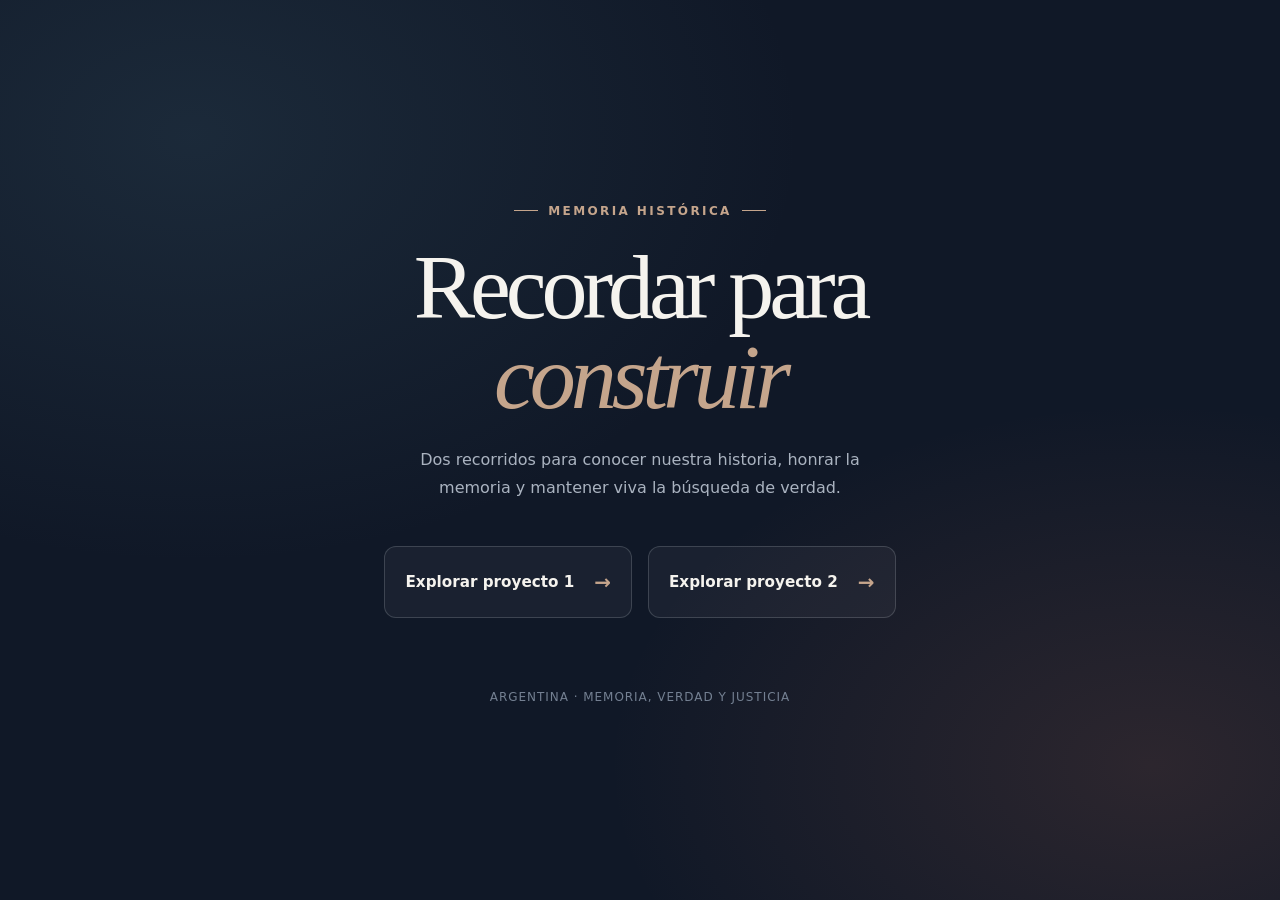
<file: index.html>
<!DOCTYPE html>
<html lang="es">
<head>
  <meta charset="UTF-8">
  <meta name="viewport" content="width=device-width, initial-scale=1.0">
  <meta name="theme-color" content="#101827">
  <meta name="description" content="Un espacio para conocer y mantener viva la memoria.">
  <title>Memoria que permanece</title>
  <style>
    :root {
      color-scheme: dark;
      font-family: Inter, ui-sans-serif, system-ui, -apple-system, BlinkMacSystemFont, "Segoe UI", sans-serif;
      background: #101827;
      color: #f5f3ee;
      font-synthesis: none;
      text-rendering: optimizeLegibility;
      -webkit-font-smoothing: antialiased;
      -moz-osx-font-smoothing: grayscale;
    }

    * {
      box-sizing: border-box;
    }

    body {
      min-width: 320px;
      min-height: 100vh;
      margin: 0;
      display: grid;
      place-items: center;
      overflow-x: hidden;
      background:
        radial-gradient(ellipse at 15% 15%, rgba(73, 113, 132, 0.2), transparent 38rem),
        radial-gradient(ellipse at 90% 85%, rgba(192, 111, 83, 0.16), transparent 34rem),
        #101827;
    }

    main {
      width: min(100% - 2rem, 760px);
      padding: 5rem 0;
      text-align: center;
    }

    .eyebrow {
      display: inline-flex;
      align-items: center;
      gap: 0.65rem;
      margin: 0 0 1.5rem;
      color: #c5a58c;
      font-size: 0.75rem;
      font-weight: 700;
      letter-spacing: 0.2em;
      text-transform: uppercase;
    }

    .eyebrow::before,
    .eyebrow::after {
      width: 1.5rem;
      height: 1px;
      background: currentColor;
      content: "";
    }

    h1 {
      max-width: 700px;
      margin: 0 auto;
      font-family: Georgia, "Times New Roman", serif;
      font-size: clamp(3rem, 9vw, 5.75rem);
      font-weight: 400;
      letter-spacing: -0.055em;
      line-height: 0.98;
    }

    h1 span {
      color: #c5a58c;
      font-style: italic;
    }

    .intro {
      max-width: 490px;
      margin: 1.5rem auto 2.75rem;
      color: #aab3c0;
      font-size: 1rem;
      line-height: 1.75;
    }

    .links {
      display: flex;
      flex-wrap: wrap;
      justify-content: center;
      gap: 1rem;
    }

    .link-card {
      display: flex;
      min-width: min(100%, 245px);
      min-height: 72px;
      align-items: center;
      justify-content: space-between;
      gap: 1.25rem;
      padding: 1rem 1.25rem;
      border: 1px solid rgba(220, 226, 232, 0.18);
      border-radius: 12px;
      background: rgba(255, 255, 255, 0.045);
      color: #f5f3ee;
      font-size: 0.95rem;
      font-weight: 650;
      text-align: left;
      text-decoration: none;
      transition: transform 180ms ease, border-color 180ms ease, background 180ms ease;
    }

    .link-card:hover {
      transform: translateY(-3px);
      border-color: #c5a58c;
      background: rgba(255, 255, 255, 0.09);
    }

    .link-card:focus-visible {
      outline: 3px solid #e6c6ab;
      outline-offset: 4px;
    }

    .arrow {
      color: #c5a58c;
      font-size: 1.25rem;
      transition: transform 180ms ease;
    }

    .link-card:hover .arrow {
      transform: translateX(4px);
    }

    footer {
      margin-top: 4.5rem;
      color: #748092;
      font-size: 0.75rem;
      letter-spacing: 0.08em;
    }

    @media (max-width: 560px) {
      main {
        padding: 3.5rem 0;
      }

      .links {
        align-items: stretch;
        flex-direction: column;
      }

      .link-card {
        width: 100%;
      }
    }

    @media (prefers-reduced-motion: reduce) {
      *,
      *::before,
      *::after {
        scroll-behavior: auto !important;
        transition-duration: 0.01ms !important;
      }
    }
  </style>
</head>
<body>
  <main>
    <p class="eyebrow">Memoria histórica</p>
    <h1>Recordar para <span>construir</span></h1>
    <p class="intro">
      Dos recorridos para conocer nuestra historia, honrar la memoria y mantener viva la búsqueda de verdad.
    </p>
    <nav class="links" aria-label="Explorar los proyectos">
      <a class="link-card" href="grupo1/inder.html">
        <span>Explorar proyecto 1</span>
        <span class="arrow" aria-hidden="true">→</span>
      </a>
      <a class="link-card" href="grupo2/pagina.html">
        <span>Explorar proyecto 2</span>
        <span class="arrow" aria-hidden="true">→</span>
      </a>
    </nav>
    <footer>ARGENTINA · MEMORIA, VERDAD Y JUSTICIA</footer>
  </main>
</body>
</html>
</file>
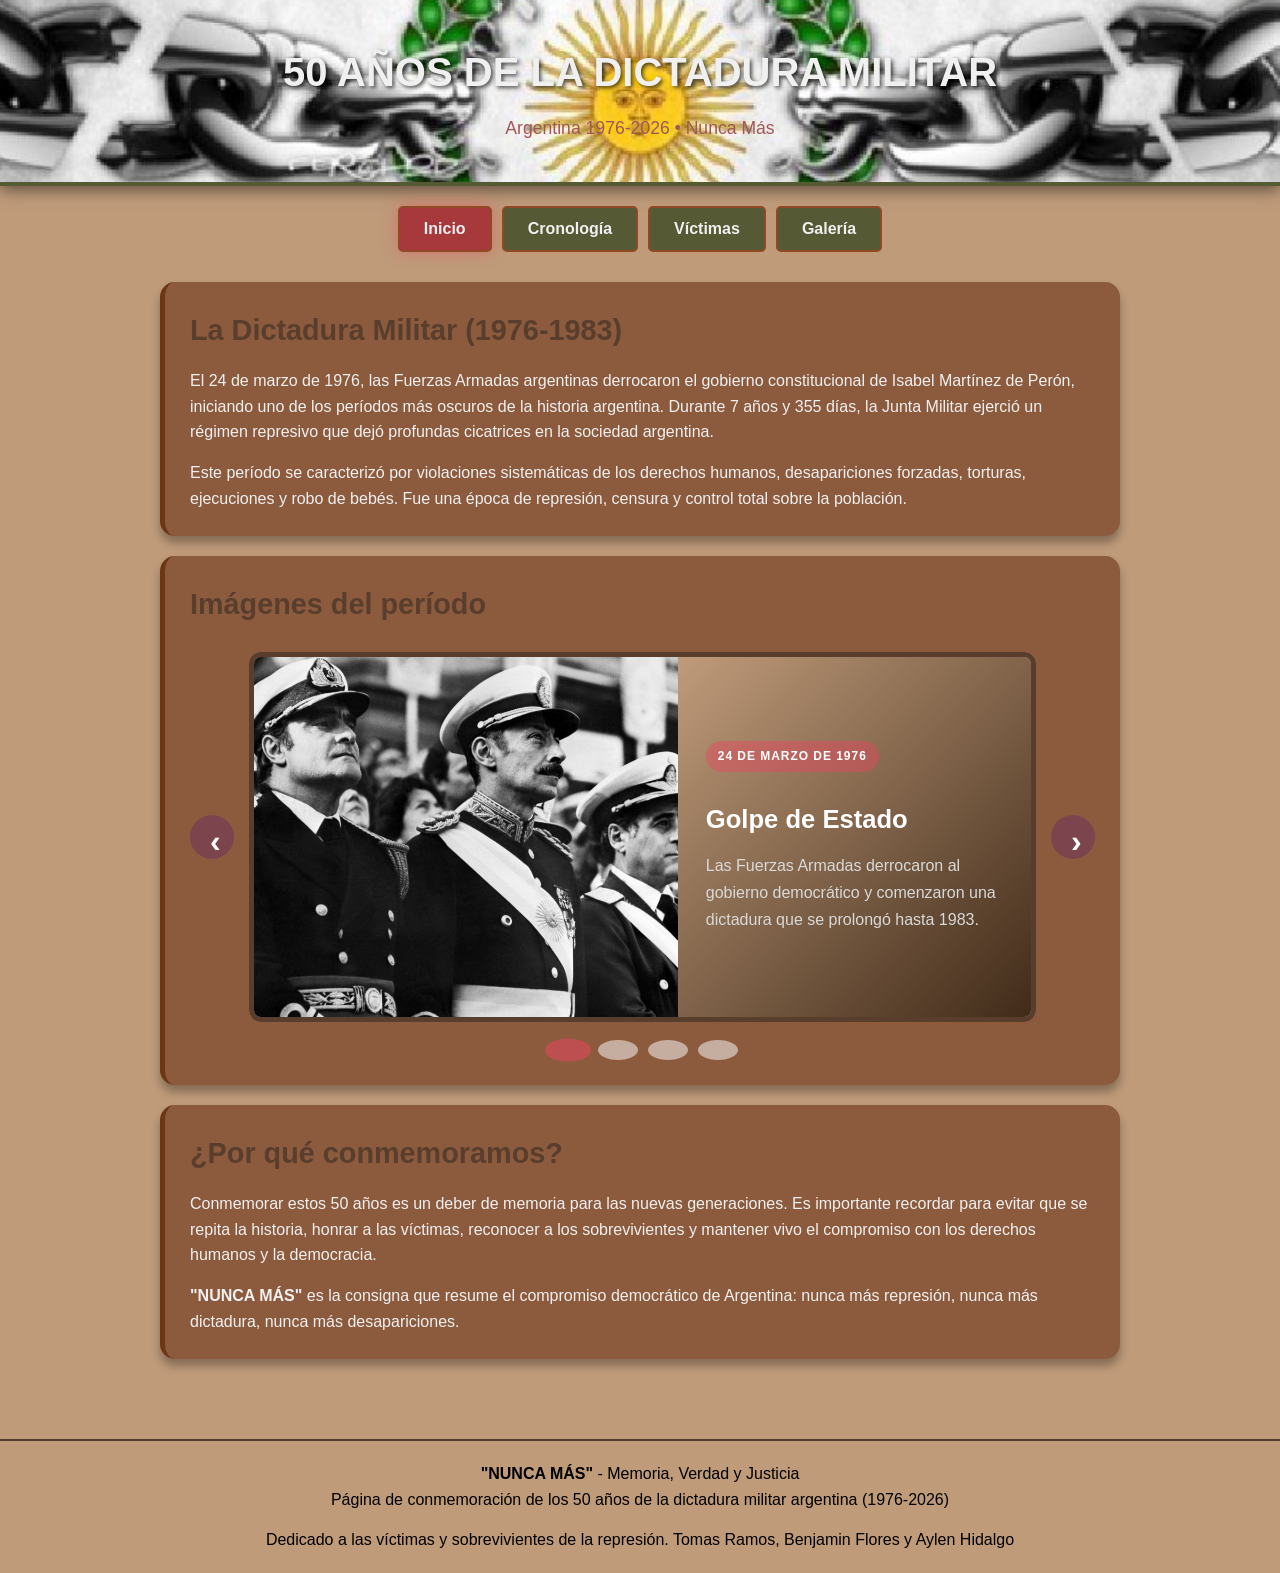
<file: grupo1/inder.html>
<!DOCTYPE html>
<html lang="es">
<head>
    <meta charset="UTF-8">
    <meta name="viewport" content="width=device-width, initial-scale=1.0">
    <meta name="referrer" content="always" />
    <title>50 años de la Dictadura Militar - Argentina</title>
    <style>
        * {
            margin: 0;
            padding: 0;
            box-sizing: border-box;
        }

        body {
            font-family: 'Segoe UI', Tahoma, Geneva, Verdana, sans-serif;
            background: linear-gradient(135deg, #BF9B7A 0%, #BF9B7A 100%);
            color: #f0f0f0;
            line-height: 1.6;
        }

        header {
            background-image:url("Imagenes/bandera.jpg");
            background-size: 100% auto;
            background-position: center; /* Centra la imagen horizontal y verticalmente */
            background-repeat: no-repeat; /* Evita que la imagen se repita como mosaico */
            padding: 40px 20px;
            text-align: center;
            border-bottom: 4px solid #555934;
            box-shadow: 0 4px 15px rgba(0,0,0,0.5);
        }

        header h1 {
            font-size: 2.5em;
            margin-bottom: 10px;
            text-shadow: 2px 2px 4px rgba(0,0,0,0.7);
        }

        header p {
            font-size: 1.1em;
            color: #a05757;
        }

        .container {
            max-width: 1000px;
            margin: 0 auto;
            padding: 20px;
        }

        .tabs {
            display: flex;
            gap: 10px;
            margin-bottom: 30px;
            flex-wrap: wrap;
            justify-content: center;
        }

        .tab-btn {
            padding: 12px 24px;
            background: #555934;
            color: #f0f0f0;
            border: 2px solid #914925;
            cursor: pointer;
            font-size: 1em;
            border-radius: 5px;
            transition: all 0.3s ease;
        }

        .tab-btn:hover {
            background: #640D14;
            transform: translateY(-2px);
        }

        .tab-btn.active {
            background: #A7393C;
            box-shadow: 0 0 15px rgba(233, 69, 96, 0.5);
        }

        .tab-content {
            display: none;
            animation: fadeIn 0.5s ease-in;
        }

        .tab-content.active {
            display: block;
        }

        @keyframes fadeIn {
            from {
                opacity: 0;
                transform: translateY(10px);
            }
            to {
                opacity: 1;
                transform: translateY(0);
            }
        }

        .timeline {
            position: relative;
            padding: 20px 0;
        }

        .timeline::before {
            content: '';
            position: absolute;
            left: 50%;
            transform: translateX(-50%);
            width: 3px;
            height: 100%;
            background: #800e13;
        }

        .timeline-item {
            margin-bottom: 50px;
            position: relative;
        }

        .timeline-item:nth-child(odd) .timeline-content {
            margin-left: 0;
            margin-right: 52%;
        }

        .timeline-item:nth-child(even) .timeline-content {
            margin-left: 52%;
            margin-right: 0;
        }

        .timeline-marker {
            position: absolute;
            left: 50%;
            transform: translateX(-50%);
            width: 20px;
            height: 20px;
            background: #38040E;
            border: 3px solid #1a1a2e;
            border-radius: 50%;
            top: 0;
            z-index: 1;
            cursor: pointer;
            transition: all 0.3s ease;
        }

        .timeline-marker:hover {
            width: 30px;
            height: 30px;
            transform: translateX(-50%) scale(1.2);
            box-shadow: 0 0 100px rgba(121, 49, 61, 0.8);
        }

        .timeline-content {
            background: #8C5B3E;
            padding: 20px;
            border-radius: 8px;
            border-left: 4px solid #593E2E;
            box-shadow: 0 10px 10px rgba(0,0,0,0.3);
            transition: all 0.3s ease;
        }

        .timeline-content:hover {
            transform: translateY(-5px);
            box-shadow: 0 8px 20px rgba(233, 69, 96, 0.3);
        }

        .timeline-content h3 {
            color: #660033;
            margin-bottom: 8px;
        }

        .timeline-content p {
            color: #ccc;
            font-size: 0.95em;
        }

        .section {
            background: #8C5B3E;
            padding: 25px;
            margin-bottom: 20px;
            border-radius: 15px;
            border-left: 5px solid #6b3714;
            box-shadow: 0 7px 10px rgba(0,0,0,0.3);
        }

        .section h2 {
            color: #593E2E;
            margin-bottom: 15px;
            font-size: 1.8em;
        }

        .section h3 {
            color: #a31f1f;
            margin-top: 15px;
            margin-bottom: 10px;
        }

        .stats-container {
            display: grid;
            grid-template-columns: repeat(auto-fit, minmax(250px, 1fr));
            gap: 20px;
            margin-top: 20px;
        }

        .stat-card {
            background: #16213e;
            padding: 20px;
            border-radius: 8px;
            text-align: center;
            border: 2px solid #593E2E;
            transition: all 0.3s ease;
        }

        .stat-card:hover {
            transform: scale(1.05);
            box-shadow: 0 0 20px rgba(190, 98, 114, 0.4);
        }

        .stat-number {
            font-size: 2.5em;
            color: #555934;
            font-weight: bold;
            margin-bottom: 10px;
        }

        .stat-label {
            font-size: 1em;
            color: #2f87b6;
        }

        .gallery {
            display: grid;
            grid-template-columns: repeat(auto-fit, minmax(200px, 1fr));
            gap: 15px;
            margin-top: 20px;
        }

        .gallery-item {
            background: #593E2E;
            padding: 15px;
            border-radius: 8px;
            text-align: center;
            border: 5px solid #654330;
            cursor: pointer;
            transition: all 0.3s ease;
        }

        .gallery-item:hover {
            transform: translateY(-5px);
            box-shadow: 0 0 50px rgba(214, 103, 122, 0.5);
        }

        .gallery-item p {
            margin-top: 10px;
            color: #75b5d8;
            font-size: 0.9em;
        }

        .button-group {
            display: flex;
            gap: 10px;
            margin-top: 20px;
            flex-wrap: wrap;
        }

        button {
            padding: 10px 20px;
            background: #b9120c;
            color: white;
            border: none;
            border-radius: 5px;
            cursor: pointer;
            font-weight: bold;
            transition: all 0.3s ease;
        }

        button:hover {
            background: #a14604;
            transform: translateY(-2px);
            box-shadow: 0 5px 15px rgba(233, 69, 96, 0.4);
        }

        .modal {
            display: none;
            position: fixed;
            z-index: 1000;
            left: 0;
            top: 0;
            width: 100%;
            height: 100%;
            background-color: rgba(126, 129, 126, 0.8);
            animation: fadeIn 0.3s ease;
        }

        .modal-content {
            background: #31b0ebc7;
            margin: 5% auto;
            padding: 30px;
            border: 2px solid #87551d;
            border-radius: 8px;
            width: 80%;
            max-width: 600px;
            max-height: 80vh;
            overflow-y: auto;
            box-shadow: 0 0 30px rgba(255, 255, 255, 0.5);
        }

        .close {
            color: #ce4599;
            float: right;
            font-size: 28px;
            font-weight: bold;
            cursor: pointer;
            transition: all 0.3s ease;
        }

        .close:hover {
            color: #1f1414;
            transform: scale(1.2);
        }

        footer {
            text-align: center;
            padding: 20px;
            color: #000000;
            border-top: 2px solid #593E2E;
            margin-top: 40px;
        }

        @media (max-width: 768px) {
            header h1 {
                font-size: 1.8em;
            }

            .timeline::before {
                left: 15px;
            }

            .timeline-item:nth-child(odd) .timeline-content,
            .timeline-item:nth-child(even) .timeline-content {
                margin-left: 50px;
                margin-right: 0;
            }

            .timeline-marker {
                left: 15px;
            }

            .modal-content {
                width: 90%;
                margin: 20% auto;
            }
        }

        .carousel-historia {
            display: flex;
            align-items: center;
            gap: 15px;
            margin-top: 25px;
        }

        .carousel-viewport {
            position: relative;
            flex: 1;
            min-height: 360px;
            border-radius: 12px;
            overflow: hidden;
        }

        .carousel-slide {
            position: absolute;
            inset: 0;
            display: grid;
            grid-template-columns: 1.2fr 1fr;
            opacity: 0;
            pointer-events: none;
            transition: opacity 0.4s ease;
            border-radius: 12px;
            overflow: hidden;
            border: 5px solid #593E2E;
            background: #BF9B7A;
        }

        .carousel-slide.active {
            position: relative;
            opacity: 1;
            pointer-events: auto;
        }

        .carousel-image {
            min-height: 360px;
            background-size: cover;
            background-position: center;
        }

        .img-1 {
            background-image: url('Imagenes/agosti_videla_massera-1024x675.jpg');
        }

        .img-2 {
            background-image: url('Imagenes/SD4CFQHR65NHFNNGY7555OUXEI.avif');
        }

        .img-3 {
            background-image: url('Imagenes/imagengaleria_img_int04_796_abuelas.jpg');
        }

        .img-4 {
            background-image: url('Imagenes/image1-2.png');
        }

        .carousel-text {
            display: flex;
            flex-direction: column;
            justify-content: center;
            padding: 28px;
            background: linear-gradient(135deg, #BF9B7A 0%, #412b19 100%);
        }

        .carousel-text span {
            display: inline-block;
            width: fit-content;
            background: #e9456071;
            color: #fff;
            padding: 6px 12px;
            border-radius: 999px;
            font-size: 0.75em;
            text-transform: uppercase;
            letter-spacing: 0.08em;
            margin-bottom: 12px;
            font-weight: bold;
        }

        .carousel-text h3 {
            color: #fff;
            margin-bottom: 12px;
            font-size: clamp(1.6rem, 2vw, 2.4rem);
        }

        .carousel-text p {
            color: #d9d9d9;
            font-size: 1rem;
            line-height: 1.7;
        }

        .carousel-btn {
            width: 44px;
            height: 44px;
            border: none;
            border-radius: 50%;
            background: #7c454e;
            color: #fff;
            font-size: 2rem;
            line-height: 1;
            cursor: pointer;
            transition: transform 0.2s ease;
        }

        .carousel-btn:hover {
            transform: scale(1.08);
        }

        .carousel-dots {
            display: flex;
            justify-content: center;
            gap: 10px;
            margin-top: 18px;
        }

        .carousel-dot {
            width: 12px;
            height: 12px;
            border: none;
            border-radius: 50%;
            background: rgba(255,255,255,0.5);
            cursor: pointer;
        }

        .carousel-dot.active {
            background: #e945608a;
            transform: scale(1.15);
        }

        .highlight {
            color: #e94560cb;
            font-weight: bold;
        }
        .gallery-item a{
            text-decoration: none;
        }
    </style>
</head>
<body>
    <header>
        <h1> 50 AÑOS DE LA DICTADURA MILITAR</h1>
        <p>Argentina 1976-2026 • Nunca Más</p>
    </header>

    <div class="container">
        <div class="tabs">
            <button class="tab-btn active" onclick="openTab(event, 'inicio')">Inicio</button>
            <button class="tab-btn" onclick="openTab(event, 'cronologia')">Cronología</button>
            <button class="tab-btn" onclick="openTab(event, 'victimas')">Víctimas</button>
            <button class="tab-btn" onclick="openTab(event, 'galeria')">Galería</button>
        </div>

        <!-- TAB: INICIO -->
        <div id="inicio" class="tab-content active">
            <div class="section">
                <h2>La Dictadura Militar (1976-1983)</h2>
                <p>
                    El 24 de marzo de 1976, las Fuerzas Armadas argentinas derrocaron el gobierno constitucional de Isabel Martínez de Perón, 
                    iniciando uno de los períodos más oscuros de la historia argentina. Durante 7 años y 355 días, 
                    la Junta Militar ejerció un régimen represivo que dejó profundas cicatrices en la sociedad argentina.
                </p>
                <p style="margin-top: 15px;">
                    Este período se caracterizó por violaciones sistemáticas de los derechos humanos, desapariciones forzadas, 
                    torturas, ejecuciones y robo de bebés. Fue una época de represión, censura y control total sobre la población.
                </p>
            </div>

           
            <div class="section" style="margin-top: 20px;">
                <h2>Imágenes del período</h2>
                <div class="carousel-historia" aria-label="Carrusel sobre la dictadura militar en Argentina">
                    <button class="carousel-btn prev" type="button" aria-label="Imagen anterior">&#8249;</button>

                    <div class="carousel-viewport">
                        <article class="carousel-slide active">
                            <div class="carousel-image img-1"></div>
                            <div class="carousel-text">
                                <span>24 de marzo de 1976</span>
                                <h3>Golpe de Estado</h3>
                                <p>Las Fuerzas Armadas derrocaron al gobierno democrático y comenzaron una dictadura que se prolongó hasta 1983.</p>
                            </div>
                        </article>

                        <article class="carousel-slide">
                            <div class="carousel-image img-2"></div>
                            <div class="carousel-text">
                                <span>Censura</span>
                                <h3>Represión y control</h3>
                                <p>La prensa fue censurada, se suspendieron derechos y la población vivió bajo una vigilancia permanente del Estado.</p>
                            </div>
                        </article>

                        <article class="carousel-slide">
                            <div class="carousel-image img-3"></div>
                            <div class="carousel-text">
                                <span>Desaparición</span>
                                <h3>Violencia sistemática</h3>
                                <p>Miles de personas fueron detenidas, torturadas y desaparecidas. La verdad y la justicia quedaron aún por hacerse.</p>
                            </div>
                        </article>

                        <article class="carousel-slide">
                            <div class="carousel-image img-4"></div>
                            <div class="carousel-text">
                                <span>Memoria</span>
                                <h3>Recuperación democrática</h3>
                                <p>La sociedad argentina comenzó a recordar, denunciar y exigir verdad, justicia y memoria para no repetir la historia.</p>
                            </div>
                        </article>
                    </div>

                    <button class="carousel-btn next" type="button" aria-label="Siguiente imagen">&#8250;</button>
                </div>

                <div class="carousel-dots" aria-label="Indicadores del carrusel">
                    <button class="carousel-dot active" type="button" aria-label="Ir a la imagen 1"></button>
                    <button class="carousel-dot" type="button" aria-label="Ir a la imagen 2"></button>
                    <button class="carousel-dot" type="button" aria-label="Ir a la imagen 3"></button>
                    <button class="carousel-dot" type="button" aria-label="Ir a la imagen 4"></button>
                </div>
            </div>

            <div class="section" style="margin-top: 20px;">
                <h2>¿Por qué conmemoramos?</h2>
                <p>
                    Conmemorar estos 50 años es un deber de memoria para las nuevas generaciones. 
                    Es importante recordar para evitar que se repita la historia, honrar a las víctimas, 
                    reconocer a los sobrevivientes y mantener vivo el compromiso con los derechos humanos 
                    y la democracia.
                </p>
                <p style="margin-top: 15px;">
                    <strong>"NUNCA MÁS"</strong> es la consigna que resume el compromiso democrático 
                    de Argentina: nunca más represión, nunca más dictadura, nunca más desapariciones.
                </p>
            </div>
        </div>

        <!-- TAB: CRONOLOGÍA -->
        <div id="cronologia" class="tab-content">
            <div class="section" style="margin-bottom: 30px;">
                <h2>Línea de Tiempo Histórica</h2>
                <p>Informacion sobre los hechos ocurridos en la dictadura</p>
            </div>

            <div class="timeline">
                <div class="timeline-item">
                    <div class="timeline-marker" onclick="showModal('modal1')"></div>
                    <div class="timeline-content">
                        <h3>24 de marzo de 1976</h3>
                        <p><strong>Golpe de Estado</strong><br>
                        Las Fuerzas Armadas derrumban el gobierno de Isabel Martínez de Perón. 
                        Comienza la Junta Militar conformada por Videla, Agosti y Lambruschini.</p>
                    </div>
                </div>

                <div class="timeline-item">
                    <div class="timeline-marker" onclick="showModal('modal2')"></div>
                    <div class="timeline-content">
                        <h3>1976-1978</h3>
                        <p><strong>Represión Intensificada</strong><br>
                        Se establecen centros clandestinos de detención. La represión alcanza su punto máximo. 
                        Desaparecen miles de personas.</p>
                    </div>
                </div>

                <div class="timeline-item">
                    <div class="timeline-marker" onclick="showModal('modal3')"></div>
                    <div class="timeline-content">
                        <h3>1982</h3>
                        <p><strong>Guerra de Malvinas</strong><br>
                        Argentina invade las Islas Malvinas. La derrota militar aceleraría el fin de la dictadura. 
                        Miles de jóvenes murieron.</p>
                    </div>
                </div>

                <div class="timeline-item">
                    <div class="timeline-marker" onclick="showModal('modal4')"></div>
                    <div class="timeline-content">
                        <h3>1983</h3>
                        <p><strong>Recuperación de la Democracia</strong><br>
                        Se convocan elecciones. Raúl Alfonsín gana en octubre. 
                        Argentina regresa a la democracia el 10 de diciembre.</p>
                    </div>
                </div>

                <div class="timeline-item">
                    <div class="timeline-marker" onclick="showModal('modal5')"></div>
                    <div class="timeline-content">
                        <h3>1984-1985</h3>
                        <p><strong>Juicio a las Juntas</strong><br>
                        Se juzga a los miembros de la Junta Militar. Videla, Massera y otros son condenados. 
                        Es un antecedente mundial importante.</p>
                    </div>
                </div>

                <div class="timeline-item">
                    <div class="timeline-marker" onclick="showModal('modal6')"></div>
                    <div class="timeline-content">
                        <h3>2026</h3>
                        <p><strong>50 Años de Conmemoración</strong><br>
                        Se cumplen cinco décadas desde el inicio de la dictadura. 
                        Tiempo de reflexión, memoria y compromiso con los derechos humanos.</p>
                    </div>
                </div>
            </div>
        </div>

        <!-- TAB: VÍCTIMAS -->
        <div id="victimas" class="tab-content">
            <div class="section">
                <h2>Las Víctimas de la Represión</h2>
                <p>
                    La dictadura militar dejó un saldo de dolor incalculable. Las cifras oficiales hablan de decenas de miles 
                    de víctimas, aunque se estima que el número podría ser mayor.
                </p>

                <h3>Tipos de Víctimas:</h3>
                <ul style="margin-left: 20px; margin-top: 10px;">
                    <li><strong>Desaparecidos:</strong> Más de 30,000 personas fueron secuestradas y desaparecieron.</li>
                    <li><strong>Asesinados:</strong> Miles fueron ejecutados de manera sistemática.</li>
                    <li><strong>Torturados:</strong> Prácticas inhumanas en centros clandestinos como La ESMA, Acoyte, Campo de Mayo, entre otros.</li>
                    <li><strong>Bebés robados:</strong> Más de 500 bebés fueron sustraídos de sus madres desaparecidas.</li>
                    <li><strong>Exiliados:</strong> Miles tuvieron que huir del país para sobrevivir.</li>
                </ul>

                <h3 style="margin-top: 25px;">Centros Clandestinos Notables:</h3>
                <div class="gallery">
                    <div class="gallery-item">
                        <p><strong>La ESMA</strong><br>Escuela Superior Mecánica de la Armada. Centro más emblemático de represión.</p>
                    </div>
                    <div class="gallery-item">
                        <p><strong>Campo de Mayo</strong><br>Centro de detención del Ejército. Miles pasaron por allí.</p>
                    </div>
                    <div class="gallery-item">
                        <p><strong>Acoyte</strong><br>Centro de detención de la policía federal. Torturas sistemáticas.</p>
                    </div>
                </div>

                <h3 style="margin-top: 25px;">Organizaciones de Derechos Humanos:</h3>
                <p>
                    Las <strong>Abuelas de Plaza de Mayo</strong> y las <strong>Madres de Plaza de Mayo</strong> jugaron un papel 
                    fundamental en la búsqueda de justicia y memoria. Todavía hoy continúan su lucha.
                </p>
                <div class="button-group">
                    <button onclick="showModal('modalAbuelas')">Más sobre las Abuelas</button>
                    <button onclick="showModal('modalMadres')">Más sobre las Madres</button>
                </div>
            </div>
        </div>

        <!-- TAB: GALERÍA -->
        <div id="galeria" class="tab-content">
            <div class="section">
                <h2>Galería de Conmemoración</h2>
                <p>Símbolos y momentos importantes de la historia argentina.</p>

                <div class="gallery" style="margin-top: 20px;">
                    <div class="gallery-item">
                        <a href="https://www.argentina.gob.ar/parque-de-la-memoria" target="_blank"><p>🏛️ Parque de la Memoria</p></a>
                    </div>
                    <div class="gallery-item">
                        <a href="http://www.museositioesma.gob.ar/" target="_blank"><p>📷 La ESMA - Museo de la Memoria</p></a>
                    </div>
                    <div class="gallery-item">
                        <a href="https://www.argentina.gob.ar/derechoshumanos/abuelas-de-plaza-de-mayo" target="_blank"><p>💐 Abuelas de Plaza de Mayo</p></a>
                    </div>
                    <div class="gallery-item">
                        <a href="https://www.dw.com/es/los-beb%C3%A9s-robados-de-argentina/a-77805102" target="_blank"><p>👶 Búsqueda de Identidad - Bebés Robados</p></a>
                    </div>
                    <div class="gallery-item">
                        <a href="https://memoriaabierta.org.ar/wp/memorias-de-la-memoria/" target="_blank"><p>📚 Archivo de Testimonios</p></a>
                    </div>
                    <div class="gallery-item">
                        <a href="https://www.argentina.gob.ar/noticias/campo-de-mayo-10-perpetuas-y-otras-9-condenas-represores-por-crimenes-de-lesa-humanidad" target="_blank"><p>⚖️ Justicia - Juicios contra represores</p></a>
                    </div>
                </div>

                <div class="button-group" style="justify-content: center; margin-top: 30px;">
                    <button onclick="showModal('modalMuseos')">Museos de la Memoria</button>
                    <button onclick="showModal('modalRecursos')">Recursos Educativos</button>
                </div>
            </div>
        </div>
    </div>

    <!-- MODALES -->
    <div id="modal1" class="modal">
        <div class="modal-content">
            <span class="close" onclick="closeModal('modal1')">&times;</span>
            <h2>24 de marzo de 1976 - Golpe de Estado</h2>
            <p>
                El 24 de marzo de 1976, en la madrugada, las Fuerzas Armadas argentinas ejecutaron un golpe de estado 
                derrocando el gobierno constitucional de la presidenta Isabel Martínez de Perón.
            </p>
            <p style="margin-top: 15px;">
                <strong>La Junta Militar:</strong>
            </p>
            <ul style="margin-left: 20px;">
                <li>General Jorge Rafael Videla (Ejército)</li>
                <li>Almirante Emilio Massera (Armada)</li>
                <li>Brigadier Agostino Agosti (Fuerza Aérea)</li>
            </ul>
            <p style="margin-top: 15px;">
                El golpe fue presentado como una medida necesaria para "restaurar el orden" y combatir "la subversión". 
                Sin embargo, lo que siguió fue un período de represión sistemática, desapariciones forzadas y violaciones 
                masivas de derechos humanos.
            </p>
        </div>
    </div>

    <div id="modal2" class="modal">
        <div class="modal-content">
            <span class="close" onclick="closeModal('modal2')">&times;</span>
            <h2>1976-1978 - Represión Intensificada</h2>
            <p>
                Los primeros años de la dictadura fueron los más brutales. Durante este período se establecieron 
                centros clandestinos de detención en todo el país.
            </p>
            <p style="margin-top: 15px;">
                <strong>Características de la represión:</strong>
            </p>
            <ul style="margin-left: 20px;">
                <li>Secuestros y desapariciones diarias</li>
                <li>Torturas sistemáticas</li>
                <li>Centros clandestinos operando sin control</li>
                <li>Censura de prensa y medios</li>
                <li>Control militar de todas las instituciones</li>
            </ul>
            <p style="margin-top: 15px;">
                Se estima que la mayoría de los desaparecidos (alrededor del 80%) ocurrieron durante estos años.
            </p>
        </div>
    </div>

    <div id="modal3" class="modal">
        <div class="modal-content">
            <span class="close" onclick="closeModal('modal3')">&times;</span>
            <h2>1982 - Guerra de Malvinas</h2>
            <p>
                El 2 de abril de 1982, Argentina invadió las Islas Malvinas (Falkland Islands), un territorio bajo 
                administración británica desde 1833 pero reclamado por Argentina.
            </p>
            <p style="margin-top: 15px;">
                <strong>Consecuencias:</strong>
            </p>
            <ul style="margin-left: 20px;">
                <li>Conflicto armado de 74 días</li>
                <li>Derrota militar argentina</li>
                <li>Aproximadamente 1000 muertos</li>
                <li>Caída de la popularidad de la Junta</li>
                <li>Aceleración del fin de la dictadura</li>
            </ul>
            <p style="margin-top: 15px;">
                La derrota en Malvinas debilitó significativamente la legitimidad del régimen militar 
                y aumentó las presiones para restaurar la democracia.
            </p>
        </div>
    </div>

    <div id="modal4" class="modal">
        <div class="modal-content">
            <span class="close" onclick="closeModal('modal4')">&times;</span>
            <h2>1983 - Recuperación de la Democracia</h2>
            <p>
                Tras la derrota en Malvinas y creciente presión interna e internacional, 
                la Junta Militar convocó a elecciones democráticas.
            </p>
            <p style="margin-top: 15px;">
                <strong>Hitos importantes:</strong>
            </p>
            <ul style="margin-left: 20px;">
                <li>30 de octubre de 1983: Elecciones presidenciales</li>
                <li>Raúl Alfonsín (UCRI) gana con el 51.75% de los votos</li>
                <li>10 de diciembre de 1983: Asunción del nuevo presidente</li>
                <li>Restauración de la Constitución Nacional</li>
            </ul>
            <p style="margin-top: 15px;">
                Argentina recuperaba su democracia después de 7 años y 8 meses de dictadura militar. 
                Este fue un momento crucial para la reconstrucción institucional del país.
            </p>
        </div>
    </div>

    <div id="modal5" class="modal">
        <div class="modal-content">
            <span class="close" onclick="closeModal('modal5')">&times;</span>
            <h2>1984-1985 - Juicio a las Juntas</h2>
            <p>
                Una de las acciones más importantes del gobierno de Alfonsín fue enjuiciar 
                a los miembros de la Junta Militar responsables de crímenes de lesa humanidad.
            </p>
            <p style="margin-top: 15px;">
                <strong>Sentencias del Juicio:</strong>
            </p>
            <ul style="margin-left: 20px;">
                <li><strong>Jorge Rafael Videla:</strong> Prisión perpetua</li>
                <li><strong>Emilio Massera:</strong> Prisión perpetua</li>
                <li><strong>Agostino Agosti:</strong> 4 años y 8 meses</li>
                <li>Otros militares condenados a diversas penas</li>
            </ul>
            <p style="margin-top: 15px;">
                Este juicio fue un antecedente mundial importante en materia de justicia transicional 
                y derechos humanos. Demostró que incluso jefes de estado podían ser juzgados por sus crímenes.
            </p>
        </div>
    </div>

    <div id="modal6" class="modal">
        <div class="modal-content">
            <span class="close" onclick="closeModal('modal6')">&times;</span>
            <h2>2026 - 50 Años de Conmemoración</h2>
            <p>
                En 2026, Argentina conmemora los 50 años desde el inicio de la dictadura militar. 
                Es un momento de reflexión, memoria y renovación del compromiso democrático.
            </p>
            <p style="margin-top: 15px;">
                <strong>Significado de esta conmemoración:</strong>
            </p>
            <ul style="margin-left: 20px;">
                <li>Honrar la memoria de las víctimas</li>
                <li>Reconocer el sufrimiento de sobrevivientes</li>
                <li>Educar a nuevas generaciones</li>
                <li>Reafirmar el compromiso con los derechos humanos</li>
                <li>Fortalecer las instituciones democráticas</li>
            </ul>
            <p style="margin-top: 15px;">
                El lema "NUNCA MÁS" sigue siendo central en el corazón de la sociedad argentina, 
                recordando que la democracia y los derechos humanos son valores innegociables.
            </p>
        </div>
    </div>

    <div id="modalAbuelas" class="modal">
        <div class="modal-content">
            <span class="close" onclick="closeModal('modalAbuelas')">&times;</span>
            <h2>Abuelas de Plaza de Mayo</h2>
            <p>
                Las Abuelas de Plaza de Mayo es una organización de derechos humanos fundada en 1976 
                por mujeres cuyas hijas fueron embarazadas y desaparecidas durante la dictadura.
            </p>
            <p style="margin-top: 15px;">
                <strong>Su misión:</strong> Buscar y recuperar a los bebés robados durante la dictadura.
            </p>
            <p style="margin-top: 15px;">
                <strong>Logros:</strong>
            </p>
            <ul style="margin-left: 20px;">
                <li>Localización de más de 130 jóvenes robados</li>
                <li>Lucha por la identidad de los desaparecidos</li>
                <li>Impulsoras de leyes sobre derechos humanos</li>
                <li>Uso pionero del ADN para identificación</li>
            </ul>
            <p style="margin-top: 15px;">
                A pesar de los años transcurridos, las Abuelas continúan su búsqueda, 
                con el lema: "Mientras haya una sola, nosotras las buscamos".
            </p>
        </div>
    </div>

    <div id="modalMadres" class="modal">
        <div class="modal-content">
            <span class="close" onclick="closeModal('modalMadres')">&times;</span>
            <h2>Madres de Plaza de Mayo</h2>
            <p>
                Las Madres de Plaza de Mayo es la organización de derechos humanos más emblemática de Argentina, 
                fundada en 1977 por madres cuyos hijos desaparecieron durante la dictadura.
            </p>
            <p style="margin-top: 15px;">
                <strong>Su acción emblemática:</strong> Las marcha cada jueves alrededor de la Pirámide de Mayo en la Plaza de Mayo.
            </p>
            <p style="margin-top: 15px;">
                <strong>Significado de las Madres:</strong>
            </p>
            <ul style="margin-left: 20px;">
                <li>Símbolo de resistencia y esperanza</li>
                <li>Búsqueda de verdad y justicia</li>
                <li>Apoyo a otros familiares de desaparecidos</li>
                <li>Educación sobre derechos humanos</li>
            </ul>
            <p style="margin-top: 15px;">
                El pañuelo blanco con el nombre de sus hijos se convirtió en un símbolo mundial 
                de la lucha por los derechos humanos. Cada jueves, sus marchas continúan como testimonio vivo.
            </p>
        </div>
    </div>

    <div id="modalMuseos" class="modal">
        <div class="modal-content">
            <span class="close" onclick="closeModal('modalMuseos')">&times;</span>
            <h2>Museos de la Memoria</h2>
            <p>
                Argentina cuenta con diversos espacios dedicados a preservar la memoria de la dictadura 
                y promover los derechos humanos.
            </p>
            <p style="margin-top: 15px;">
                <strong>Principales museos:</strong>
            </p>
            <ul style="margin-left: 20px;">
                <li><strong>Museo Espacio Memoria y Derechos Humanos (La ESMA):</strong> 
                    El centro clandestino más importante convertido en museo</li>
                <li><strong>Museo de la Memoria - Tucumán:</strong> 
                    Documentación sobre represión regional</li>
                <li><strong>Museo Gurvich - Buenos Aires:</strong> 
                    Dedicado a la represión y desapariciones</li>
                <li><strong>Parque Memoria:</strong> 
                    Monumento a las víctimas de desapariciones</li>
            </ul>
            <p style="margin-top: 15px;">
                Estos espacios funcionan como lugares de educación, reflexión y homenaje a las víctimas.
            </p>
        </div>
    </div>

    <div id="modalRecursos" class="modal">
        <div class="modal-content">
            <span class="close" onclick="closeModal('modalRecursos')">&times;</span>
            <h2>Recursos Educativos</h2>
            <p>
                Para aprender más sobre la dictadura militar argentina, existen numerosos recursos disponibles.
            </p>
            <p style="margin-top: 15px;">
                <strong>Documentales recomendados:</strong>
            </p>
            <ul style="margin-left: 20px;">
                <li>"La noche de los lápices" (1986)</li>
                <li>"Desapariciones" (1994)</li>
                <li>"Adolfo Perez Esquivel: Premio Nobel de la Paz" (documental)</li>
            </ul>

            <p style="margin-top: 15px;">
                <strong>Libros importantes:</strong>
            </p>
            <ul style="margin-left: 20px;">
                <li>"Nunca Más" - Informe de la CONADEP</li>
                <li>"Mi recuerdo es más poderoso que tu olvido" - Estela de Carlotto</li>
                <li>"La casa de enfrente" - Marta Minujín</li>
            </ul>

            <p style="margin-top: 15px;">
                <strong>Para docentes:</strong> El Ministerio de Educación argentino proporciona 
                materiales pedagógicos para enseñar sobre este período histórico.
            </p>
        </div>
    </div>

    <footer>
        <p><strong>"NUNCA MÁS"</strong> - Memoria, Verdad y Justicia</p>
        <p>Página de conmemoración de los 50 años de la dictadura militar argentina (1976-2026)</p>
        <p style="color: #000000; margin-top: 15px;">Dedicado a las víctimas y sobrevivientes de la represión. Tomas Ramos, Benjamin Flores y Aylen Hidalgo</p>
    </footer>

    <script>
        function openTab(evt, tabName) {
            const tabContents = document.getElementsByClassName("tab-content");
            for (let i = 0; i < tabContents.length; i++) {
                tabContents[i].classList.remove("active");
            }

            const tabBtns = document.getElementsByClassName("tab-btn");
            for (let i = 0; i < tabBtns.length; i++) {
                tabBtns[i].classList.remove("active");
            }

            document.getElementById(tabName).classList.add("active");
            evt.currentTarget.classList.add("active");
        }

        function showModal(modalId) {
            document.getElementById(modalId).style.display = "block";
        }

        function closeModal(modalId) {
            document.getElementById(modalId).style.display = "none";
        }

        window.onclick = function(event) {
            if (event.target.classList.contains("modal")) {
                event.target.style.display = "none";
            }
        }

        // Lógica del carrusel
        let currentSlide = 0;
        const slides = document.querySelectorAll(".carousel-slide");
        const dots = document.querySelectorAll(".carousel-dot");

        function updateCarousel() {
            slides.forEach((slide, index) => {
                slide.classList.remove("active");
                dots[index].classList.remove("active");
            });

            slides[currentSlide].classList.add("active");
            dots[currentSlide].classList.add("active");
        }

        function changeSlide(direction) {
            currentSlide += direction;
            if (currentSlide < 0) {
                currentSlide = slides.length - 1;
            } else if (currentSlide >= slides.length) {
                currentSlide = 0;
            }
            updateCarousel();
        }

        function setSlide(index) {
            currentSlide = index;
            updateCarousel();
        }

        updateCarousel(); // Inicializa el carrusel

        const historialSlides = Array.from(document.querySelectorAll('.carousel-slide'));
        const historialDots = Array.from(document.querySelectorAll('.carousel-dot'));
        const historialPrev = document.querySelector('.carousel-btn.prev');
        const historialNext = document.querySelector('.carousel-btn.next');

        let historialActual = 0;

        function mostrarSlideHistoria(index) {
            historialActual = (index + historialSlides.length) % historialSlides.length;

            historialSlides.forEach((slide, i) => {
                slide.classList.toggle('active', i === historialActual);
            });

            historialDots.forEach((dot, i) => {
                dot.classList.toggle('active', i === historialActual);
            });
        }

        if (historialPrev && historialNext && historialSlides.length > 0) {
            historialPrev.addEventListener('click', () => mostrarSlideHistoria(historialActual - 1));
            historialNext.addEventListener('click', () => mostrarSlideHistoria(historialActual + 1));

            historialDots.forEach((dot, index) => {
                dot.addEventListener('click', () => mostrarSlideHistoria(index));
            });

            setInterval(() => {
                mostrarSlideHistoria(historialActual + 1);
            }, 5000);
        }

        // Agregar efecto de scroll suave
        document.querySelectorAll('a[href^="#"]').forEach(anchor => {
            anchor.addEventListener('click', function (e) {
                e.preventDefault();
                const target = document.querySelector(this.getAttribute('href'));
                if (target) {
                    target.scrollIntoView({ behavior: 'smooth' });
                }
            });
        });
    </script>
</body>
</html>
</file>
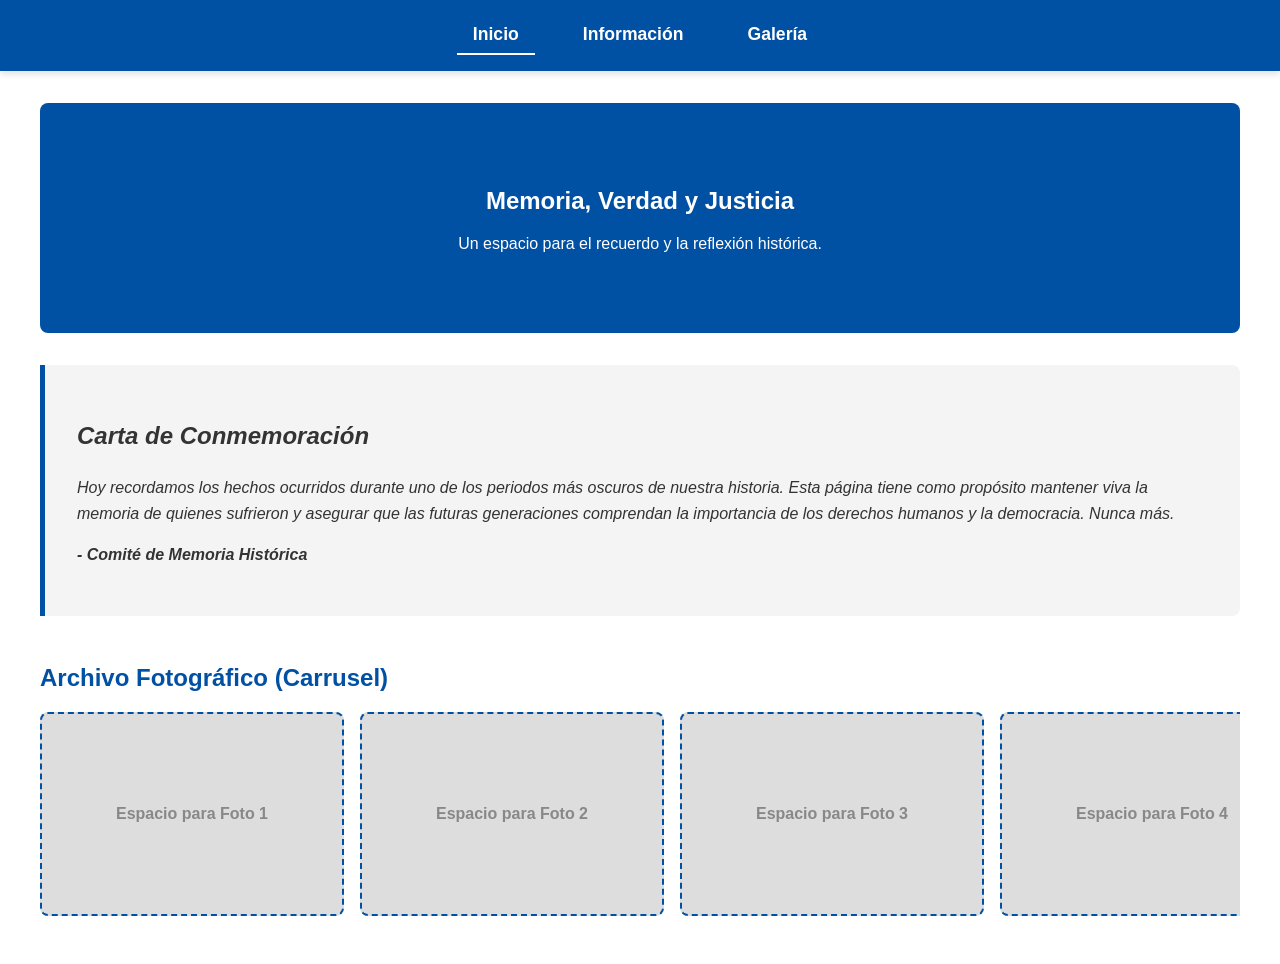
<file: grupo2/archnew.html>
<!DOCTYPE html>
<html lang="es">
<head>
    <meta charset="UTF-8">
    <meta name="viewport" content="width=device-width, initial-scale=1.0">
    <title>Memoria Histórica</title>
    <style>
        /* Paleta de colores y estilos base */
        :root {
            --azul-francia: #0050A4;
            --blanco: #FFFFFF;
            --gris-claro: #F4F4F4;
            --texto: #333333;
        }

        body {
            font-family: 'Segoe UI', Tahoma, Geneva, Verdana, sans-serif;
            margin: 0;
            padding: 0;
            background-color: var(--blanco);
            color: var(--texto);
        }

        /* Navegación (Pestañas) */
        nav {
            background-color: var(--azul-francia);
            display: flex;
            justify-content: center;
            padding: 1rem 0;
            box-shadow: 0 4px 6px rgba(0,0,0,0.1);
            position: sticky;
            top: 0;
            z-index: 1000;
        }

        nav button {
            background: none;
            border: none;
            color: var(--blanco);
            font-size: 1.1rem;
            font-weight: bold;
            margin: 0 1rem;
            padding: 0.5rem 1rem;
            cursor: pointer;
            transition: 0.3s;
            border-bottom: 2px solid transparent;
        }

        nav button:hover, nav button.activo {
            border-bottom: 2px solid var(--blanco);
        }

        /* Secciones */
        .seccion {
            display: none;
            padding: 2rem;
            max-width: 1200px;
            margin: 0 auto;
        }

        .seccion.activa {
            display: block;
            animation: fadeIn 0.5s ease-in-out;
        }

        @keyframes fadeIn {
            from { opacity: 0; }
            to { opacity: 1; }
        }

        /* INICIO */
        .banner {
            background-color: var(--azul-francia);
            color: var(--blanco);
            text-align: center;
            padding: 4rem 2rem;
            border-radius: 8px;
            margin-bottom: 2rem;
        }

        .carta-conmemoracion {
            background-color: var(--gris-claro);
            padding: 2rem;
            border-left: 5px solid var(--azul-francia);
            font-style: italic;
            line-height: 1.6;
            margin-bottom: 3rem;
            border-radius: 0 8px 8px 0;
        }

        /* Carrusel Placeholder */
        .carrusel-container {
            display: flex;
            gap: 1rem;
            overflow-x: auto;
            padding-bottom: 1rem;
        }

        .foto-placeholder {
            min-width: 300px;
            height: 200px;
            background-color: #ddd;
            display: flex;
            align-items: center;
            justify-content: center;
            color: #888;
            font-weight: bold;
            border: 2px dashed var(--azul-francia);
            border-radius: 8px;
        }

        /* INFORMACIÓN */
        .info-grid {
            display: grid;
            grid-template-columns: 1fr 1fr;
            gap: 2rem;
        }

        .info-card {
            border: 1px solid var(--azul-francia);
            padding: 1.5rem;
            border-radius: 8px;
            box-shadow: 2px 2px 10px rgba(0,0,0,0.05);
        }

        .info-card h3 {
            color: var(--azul-francia);
            margin-top: 0;
        }

        .cronologia {
            list-style-type: none;
            padding-left: 0;
            border-left: 3px solid var(--azul-francia);
            margin-left: 1rem;
        }

        .cronologia li {
            padding: 1rem 0 1rem 2rem;
            position: relative;
        }

        .cronologia li::before {
            content: '';
            position: absolute;
            left: -11px;
            top: 1.2rem;
            width: 15px;
            height: 15px;
            background-color: var(--blanco);
            border: 3px solid var(--azul-francia);
            border-radius: 50%;
        }

        /* GALERÍA */
        .galeria-grid {
            display: grid;
            grid-template-columns: repeat(auto-fill, minmax(250px, 1fr));
            gap: 1.5rem;
        }

    </style>
</head>
<body>

    <!-- Navegación -->
    <nav>
        <button class="tab-btn activo" onclick="cambiarPestana('inicio', this)">Inicio</button>
        <button class="tab-btn" onclick="cambiarPestana('informacion', this)">Información</button>
        <button class="tab-btn" onclick="cambiarPestana('galeria', this)">Galería</button>
    </nav>

    <!-- Pestaña INICIO -->
    <section id="inicio" class="seccion activa">
        <div class="banner">
            <h1>Memoria, Verdad y Justicia</h1>
            <p>Un espacio para el recuerdo y la reflexión histórica.</p>
        </div>

        <div class="carta-conmemoracion">
            <h2>Carta de Conmemoración</h2>
            <p>Hoy recordamos los hechos ocurridos durante uno de los periodos más oscuros de nuestra historia. Esta página tiene como propósito mantener viva la memoria de quienes sufrieron y asegurar que las futuras generaciones comprendan la importancia de los derechos humanos y la democracia. Nunca más.</p>
            <p><strong>- Comité de Memoria Histórica</strong></p>
        </div>

        <h2 style="color: var(--azul-francia);">Archivo Fotográfico (Carrusel)</h2>
        <div class="carrusel-container">
            <div class="foto-placeholder">Espacio para Foto 1</div>
            <div class="foto-placeholder">Espacio para Foto 2</div>
            <div class="foto-placeholder">Espacio para Foto 3</div>
            <div class="foto-placeholder">Espacio para Foto 4</div>
            <div class="foto-placeholder">Espacio para Foto 5</div>
        </div>
    </section>

    <!-- Pestaña INFORMACIÓN -->
    <section id="informacion" class="seccion">
        <h2 style="color: var(--azul-francia); text-align: center; margin-bottom: 2rem;">Contexto Histórico y Datos</h2>
        
        <div class="info-grid">
            <!-- Formato de Lectura 1: Tarjetas -->
            <div class="info-card">
                <h3>El Golpe de Estado</h3>
                <p>Información detallada sobre las causas, el contexto sociopolítico y los eventos inmediatos que llevaron a la instauración de la dictadura. (Aquí puedes agregar el texto extenso).</p>
            </div>
            
            <div class="info-card">
                <h3>Derechos Humanos</h3>
                <p>Documentación sobre las violaciones sistemáticas, la censura, y los organismos internacionales y nacionales que denunciaron los hechos durante la época.</p>
            </div>

            <!-- Formato de Lectura 2: Cronología -->
            <div style="grid-column: 1 / -1;">
                <h3 style="color: var(--azul-francia);">Cronología de los Hechos (Línea de Tiempo)</h3>
                <ul class="cronologia">
                    <li><strong>Año 1:</strong> Inicio del régimen y primeras medidas drásticas.</li>
                    <li><strong>Año 3:</strong> Crecimiento de las protestas internacionales y surgimiento de organizaciones civiles.</li>
                    <li><strong>Año 7:</strong> Transición hacia el retorno de la democracia y caída del gobierno de facto.</li>
                </ul>
            </div>
        </div>
    </section>

    <!-- Pestaña GALERÍA -->
    <section id="galeria" class="seccion">
        <h2 style="color: var(--azul-francia); text-align: center; margin-bottom: 2rem;">Galería de la Memoria</h2>
        <p style="text-align: center; margin-bottom: 2rem;">Un recorrido visual por nuestra historia.</p>
        
        <div class="galeria-grid">
            <div class="foto-placeholder" style="width: 100%; height: 250px;">Foto Histórica 1</div>
            <div class="foto-placeholder" style="width: 100%; height: 250px;">Foto Histórica 2</div>
            <div class="foto-placeholder" style="width: 100%; height: 250px;">Foto Histórica 3</div>
            <div class="foto-placeholder" style="width: 100%; height: 250px;">Foto Histórica 4</div>
            <div class="foto-placeholder" style="width: 100%; height: 250px;">Foto Histórica 5</div>
            <div class="foto-placeholder" style="width: 100%; height: 250px;">Foto Histórica 6</div>
            <div class="foto-placeholder" style="width: 100%; height: 250px;">Foto Histórica 7</div>
            <div class="foto-placeholder" style="width: 100%; height: 250px;">Foto Histórica 8</div>
        </div>
    </section>

    <!-- Script para cambiar de pestañas -->
    <script>
        function cambiarPestana(idSeccion, elementoBoton) {
            // Ocultar todas las secciones
            const secciones = document.querySelectorAll('.seccion');
            secciones.forEach(seccion => {
                seccion.classList.remove('activa');
            });

            // Quitar clase activa de todos los botones
            const botones = document.querySelectorAll('.tab-btn');
            botones.forEach(boton => {
                boton.classList.remove('activo');
            });

            // Mostrar la sección seleccionada y marcar el botón
            document.getElementById(idSeccion).classList.add('activa');
            elementoBoton.classList.add('activo');
        }
    </script>
</body>
</html>
</file>
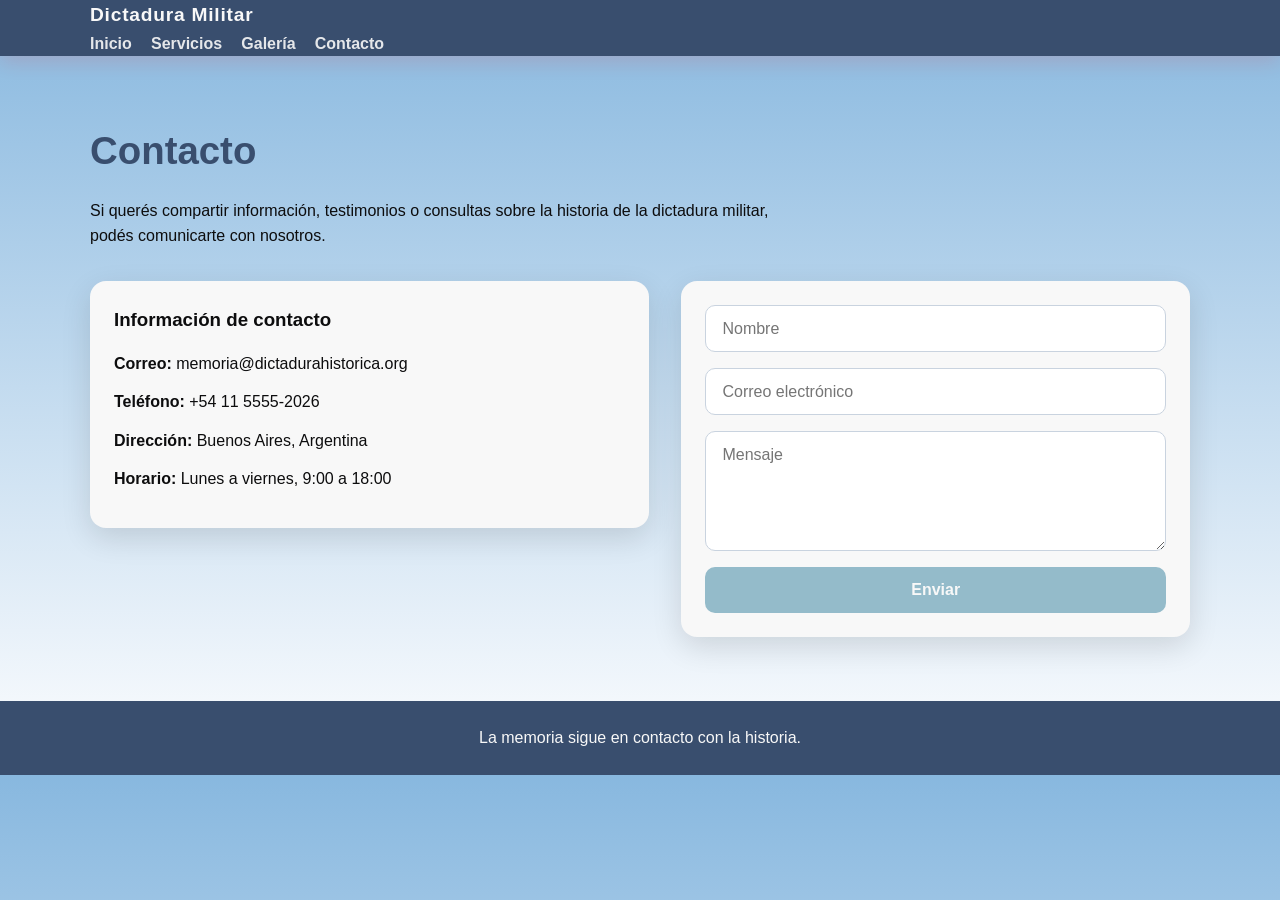
<file: grupo2/contacto.html>
<!DOCTYPE html>
<html lang="es">
<head>
  <meta charset="UTF-8" />
  <meta name="viewport" content="width=device-width, initial-scale=1.0" />
  <title>Contacto | Dictadura Militar</title>
  <link rel="stylesheet" href="style.css" />
</head>
<body>
  <nav class="navbar">
    <div class="container">
      <a href="inicio.html" class="logo">Dictadura Militar</a>
      <ul class="nav-links">
        <li><a href="inicio.html">Inicio</a></li>
        <li><a href="servicios.html">Servicios</a></li>
        <li><a href="galeria.html">Galería</a></li>
        <li><a href="contacto.html">Contacto</a></li>
      </ul>
    </div>
  </nav>

  <main class="container section">
    <h2>Contacto</h2>
    <p class="section-intro">
      Si querés compartir información, testimonios o consultas sobre la historia de la
      dictadura militar, podés comunicarte con nosotros.
    </p>

    <div class="contact-layout">
      <div class="contact-box">
        <h3>Información de contacto</h3>
        <ul>
          <li><strong>Correo:</strong> memoria@dictadurahistorica.org</li>
          <li><strong>Teléfono:</strong> +54 11 5555-2026</li>
          <li><strong>Dirección:</strong> Buenos Aires, Argentina</li>
          <li><strong>Horario:</strong> Lunes a viernes, 9:00 a 18:00</li>
        </ul>
      </div>

      <div class="form-box">
        <form>
          <input type="text" placeholder="Nombre" />
          <input type="email" placeholder="Correo electrónico" />
          <textarea rows="5" placeholder="Mensaje"></textarea>
          <button type="submit">Enviar</button>
        </form>
      </div>
    </div>
  </main>

  <footer class="footer">
    <div class="container">
      <p>La memoria sigue en contacto con la historia.</p>
    </div>
  </footer>
</body>
</html>
</file>
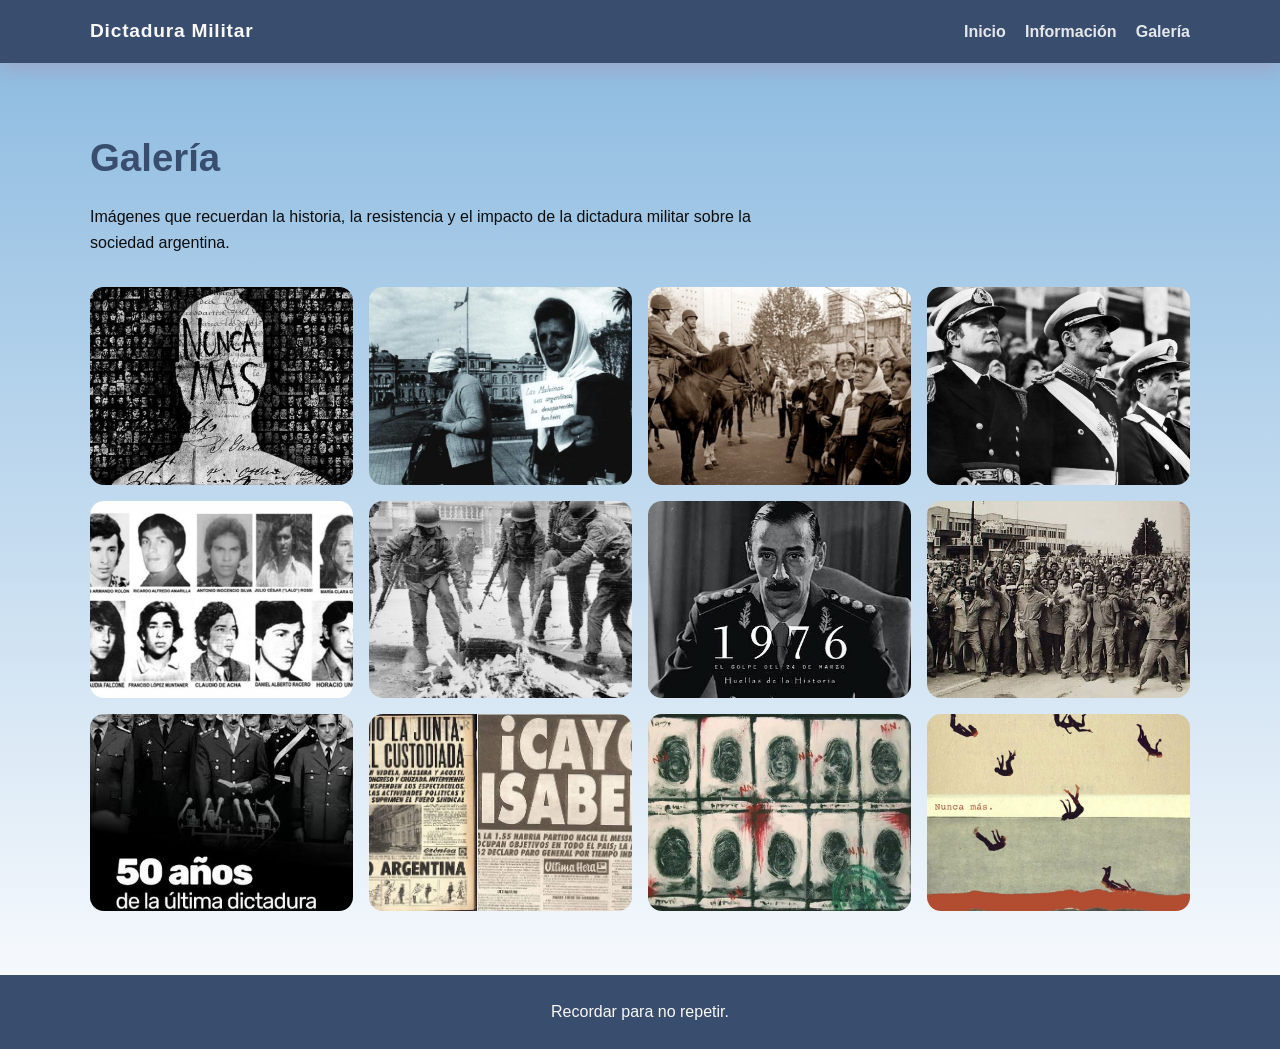
<file: grupo2/galeria.html>
<!DOCTYPE html>
<html lang="es">
<head>
  <meta charset="UTF-8" />
  <meta name="viewport" content="width=device-width, initial-scale=1.0" />
  <title>Galería | Dictadura Militar</title>
  <link rel="stylesheet" href="style.css" />
  <style>
      
      
     
  </style>
</head>
<body>
  <nav class="navbar">
    <div class="container nav-wrap">
      <a href="pagina.html" class="logo">Dictadura Militar</a>
      <ul class="nav-links">
        <li><a href="pagina.html">Inicio</a></li>
        <li><a href="información.html">Información</a></li>
        <li><a href="galeria.html">Galería</a></li>
      </ul>
    </div>
  </nav>

  <main class="container section">
    <h2>Galería</h2>
    <p class="section-intro">
      Imágenes que recuerdan la historia, la resistencia y el impacto de la dictadura
      militar sobre la sociedad argentina.
    </p>

    <div class="gallery-grid">
      <figure class="gallery-item" data-desc="Pancartas y movilización en la búsqueda de verdad y memoria.">
        <img src="nunca-mas.jpg" alt="Nunca Más" />
        <div class="overlay"><p>Pancartas y movilización en la búsqueda de verdad y memoria.</p></div>
        <figcaption>¡Nunca más! — Movilización por la memoria.</figcaption>
      </figure>
      <figure class="gallery-item" data-desc="Las Abuelas de Plaza de Mayo recorriendo plazas y tribunales en busca de nietos desaparecidos.">
        <img src="abuelas.jpg" alt="Abuelas de Plaza de Mayo" />
        <div class="overlay"><p>Las Abuelas de Plaza de Mayo recorriendo plazas y tribunales en busca de nietos desaparecidos.</p></div>
        <figcaption>Abuelas de Plaza de Mayo — Búsqueda de identidad.</figcaption>
      </figure>
      <figure class="gallery-item" data-desc="Imágenes de la represión: censura, detenidos y operativos represivos.">
        <img src="represion.jpg" alt="Represión" />
        <div class="overlay"><p>Imágenes de la represión: censura, detenidos y operativos represivos.</p></div>
        <figcaption>Represión y censura — Testimonios gráficos.</figcaption>
      </figure>
      <figure class="gallery-item" data-desc="Imagen histórica de la Junta militar que gobernó durante el período.">
        <img src="videla y compañia.jpg" alt="Videla y la Junta" />
        <div class="overlay"><p>Imagen histórica de la Junta militar que gobernó durante el período.</p></div>
        <figcaption>Videla y la Junta — Autoritarismo estatal.</figcaption>
      </figure>
      <figure class="gallery-item" data-desc="Noches y operativos que marcaron el clima de terror social.">
        <img src="NOCHE.jpg" alt="Noche de terror" />
        <div class="overlay"><p>Noches y operativos que marcaron el clima de terror social.</p></div>
        <figcaption>Noche de miedo — Historias de terror.</figcaption>
      </figure>
      <figure class="gallery-item" data-desc="Control ideológico: quema de libros y censura cultural.">
        <img src="quema.jpg" alt="Quema de libros" />
        <img src="1polis.jpg" alt="Policias reprimiendo al pueblo" />
        <div class="overlay"><p>Fuerzas de seguridad reprimiendo y golpeando a manifestantes durante una jornada de protesta en la calle.</p></div>
        <figcaption>¡Nunca más! — Movilización por la memoria.</figcaption>
      </figure>
      <figure class="gallery-item" data-desc="Las Abuelas de Plaza de Mayo recorriendo plazas y tribunales en busca de nietos desaparecidos.">
        <img src="2videla.jpg" alt="VIDELA" />
        <div class="overlay"><p>Retrato del dictador Jorge Rafael Videla en una portada conmemorativa sobre el golpe de Estado de 1976.</p></div>
        <figcaption>Abuelas de Plaza de Mayo — Búsqueda de identidad.</figcaption>
      </figure>
      <figure class="gallery-item" data-desc="Imágenes de la represión: censura, detenidos y operativos represivos.">
        <img src="Lamarchadelpueblo.jpg" alt="Represión" />
        <div class="overlay"><p>Una multitud de trabajadores manifestándose en las calles con los brazos en alto en señal de protesta y reclamo laboral.</p></div>
        <figcaption>Represión y censura — Testimonios gráficos.</figcaption>
      </figure>
      <figure class="gallery-item" data-desc="Imagen histórica de la Junta militar que gobernó durante el período.">
        <img src="50 años.jpg" alt="aniversareio de los 50 años" />
        <div class="overlay"><p>Imagen institucional con militares al mando bajo el título conmemorativo sobre la última dictadura militar en Argentina.</p></div>
        <figcaption>Videla y la Junta — Autoritarismo estatal.</figcaption>
      </figure>
      <figure class="gallery-item" data-desc="Noches y operativos que marcaron el clima de terror social.">
        <img src="4isa.jpg" alt="isabela de Peron" />
        <div class="overlay"><p>Portadas de diarios históricos anunciando el derrocamiento de Isabel Perón y la asunción de la Junta Militar.</p></div>
        <figcaption>Noche de miedo — Historias de terror.</figcaption>
      </figure>
      <figure class="gallery-item" data-desc="Control ideológico: quema de libros y censura cultural.">
        <img src="desaparecidos.jpg" alt="los desaparesidos de la dictadura" />
        <div class="overlay"><p>Obra artística representativa con huellas dactilares y las siglas "N.N." que alude a las personas desaparecidas.</p></div>
        <figcaption>Control ideológico — Censura cultural.</figcaption>
      </figure>
      <figure class="gallery-item" data-desc="Control ideológico: quema de libros y censura cultural.">
        <img src="fallecidos.jpg" alt="los fallecidos de la dictadura" />
        <div class="overlay"><p>Ilustración simbólica sobre los "vuelos de la muerte" que muestra siluetas humanas cayendo al mar con la frase "Nunca más".</p></div>
        <figcaption>Control ideológico — Censura cultural.</figcaption>
      </figure>
    </div>
  </main>

  <footer class="footer">
    <div class="container">
      <p>Recordar para no repetir.</p>
    </div>
  </footer>
</body>
</html>
</file>
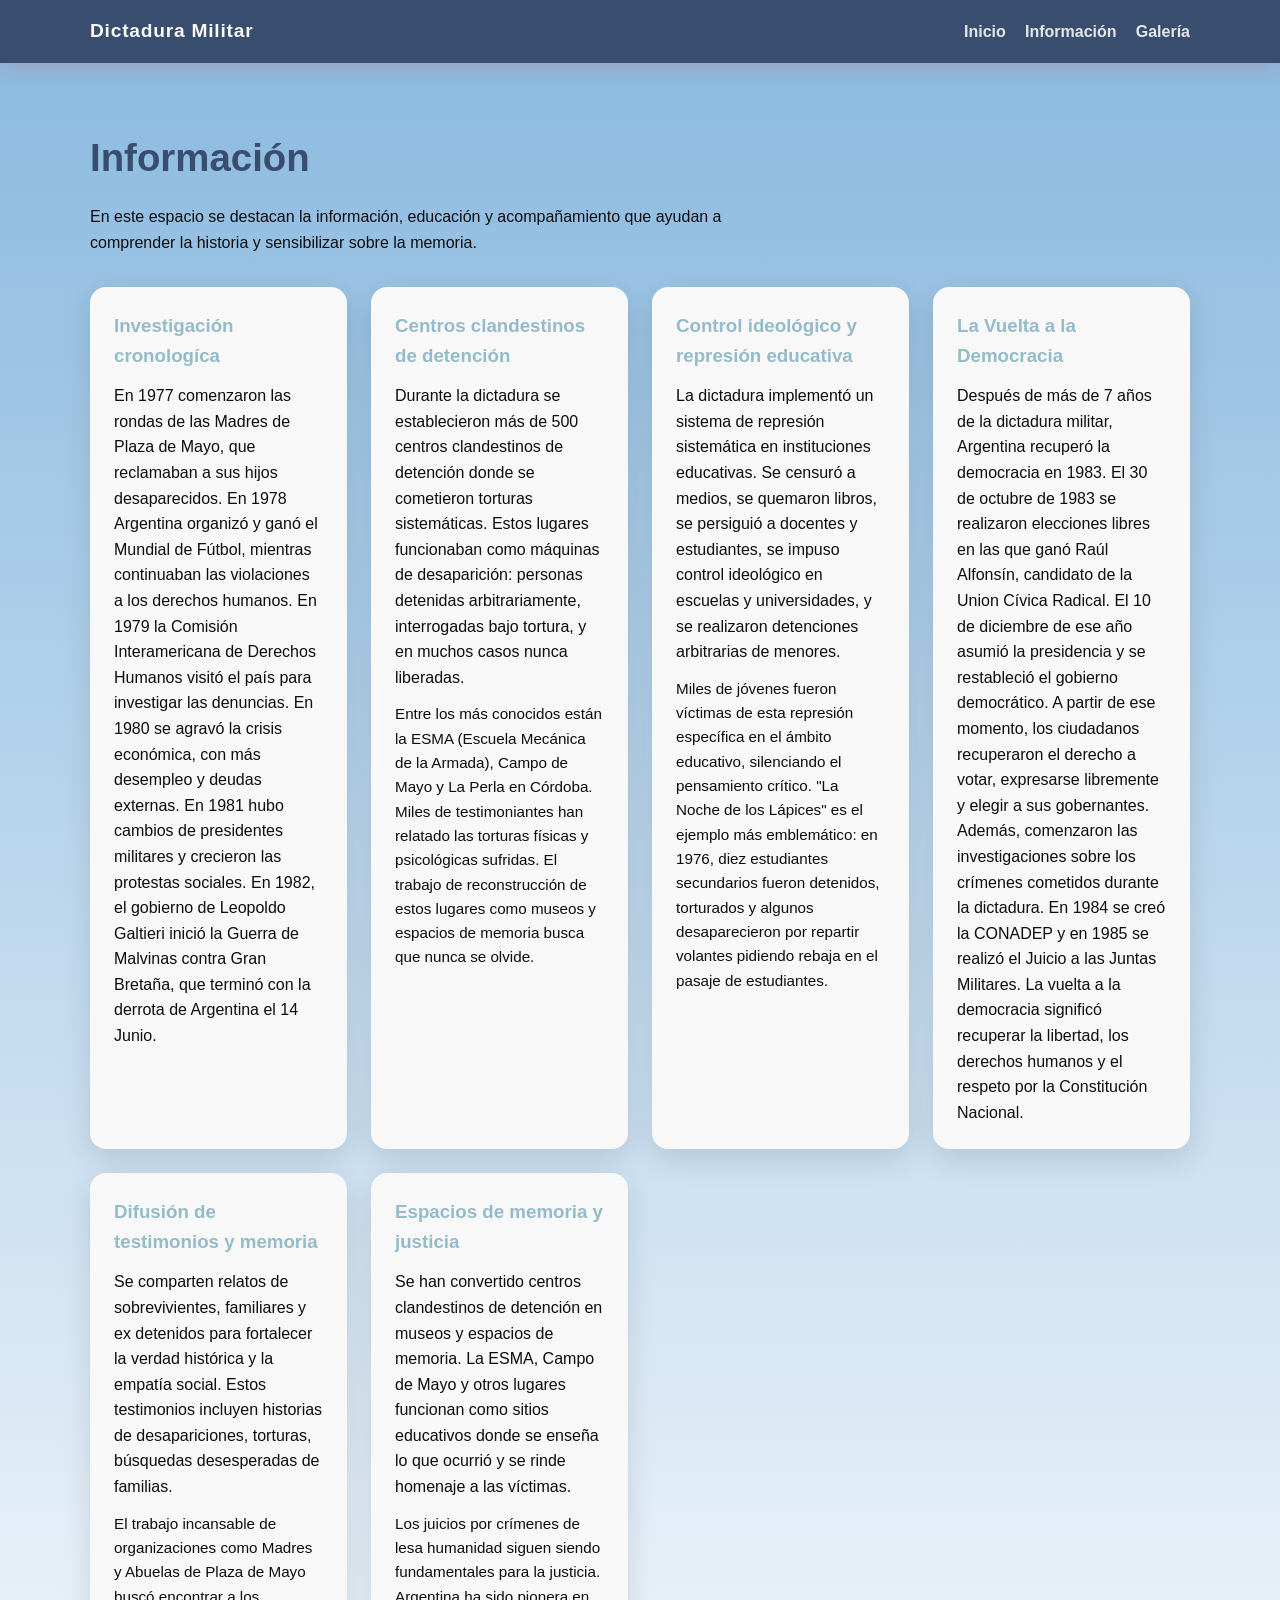
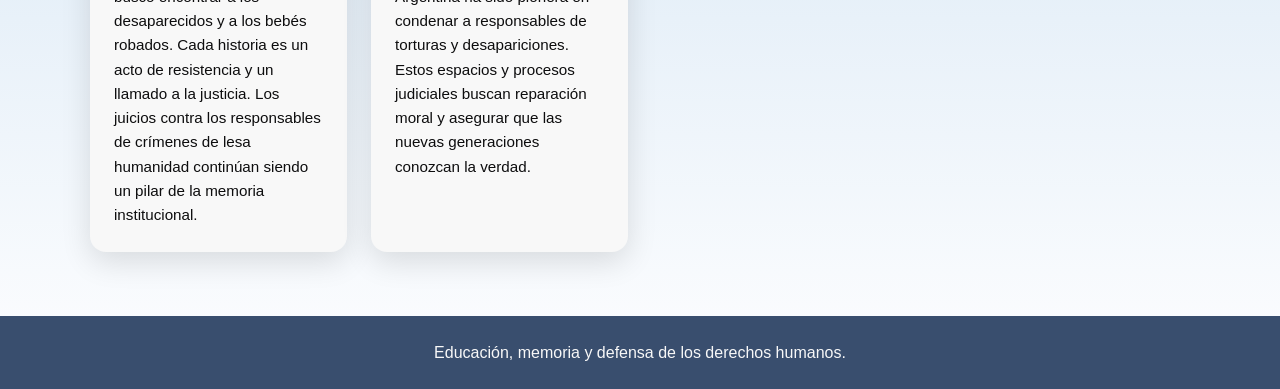
<file: grupo2/información.html>
<!DOCTYPE html>
<html lang="es">
<head>
  <meta charset="UTF-8" />
  <meta name="viewport" content="width=device-width, initial-scale=1.0" />
  <title>Servicios | Dictadura Militar</title>
  <link rel="stylesheet" href="style.css" />
</head>
<body>
  <nav class="navbar">
    <div class="container nav-wrap">
      <a href="pagina.html" class="logo">Dictadura Militar</a>
      <ul class="nav-links">
        <li><a href="pagina.html">Inicio</a></li>
        <li><a href="información.html">Información</a></li>
        <li><a href="galeria.html">Galería</a></li>
      </ul>
    </div>
  </nav>
  <main class="container section">
    <h2>Información</h2>
    <p class="section-intro">
      En este espacio se destacan la información, educación y acompañamiento
      que ayudan a comprender la historia y sensibilizar sobre la memoria.
    </p>

    <div class="grid">
      <article class="card">
        <h3>Investigación cronologíca</h3>
        <p>
          En 1977 comenzaron las rondas de las Madres de Plaza de Mayo, que reclamaban a sus hijos desaparecidos.
          En 1978 Argentina organizó y ganó el  Mundial de Fútbol, mientras continuaban las violaciones a los derechos humanos. En 1979 la Comisión Interamericana de Derechos Humanos visitó el país para investigar las denuncias. En 1980 se agravó la crisis económica, con más desempleo y deudas externas. En 1981 hubo cambios de presidentes militares y crecieron las protestas sociales. En 1982, el gobierno de Leopoldo Galtieri inició la Guerra de Malvinas contra Gran Bretaña, que terminó con la derrota de Argentina el 14 Junio.
        </p>
        <p style="margin-top: 12px; font-size: 0.95em;">
          
        </p>
      </article>

      <article class="card">
        <h3>Centros clandestinos de detención</h3>
        <p>
          Durante la dictadura se establecieron más de 500 centros clandestinos de detención donde se cometieron torturas 
          sistemáticas. Estos lugares funcionaban como máquinas de desaparición: personas detenidas arbitrariamente, 
          interrogadas bajo tortura, y en muchos casos nunca liberadas.
        </p>
        <p style="margin-top: 12px; font-size: 0.95em;">
          Entre los más conocidos están la ESMA (Escuela Mecánica de la Armada), Campo de Mayo y La Perla en Córdoba. 
          Miles de testimoniantes han relatado las torturas físicas y psicológicas sufridas. El trabajo de reconstrucción 
          de estos lugares como museos y espacios de memoria busca que nunca se olvide.
        </p>
      </article>

      <article class="card">
        <h3>Control ideológico y represión educativa</h3>
        <p>
          La dictadura implementó un sistema de represión sistemática en instituciones educativas. Se censuró a medios, se 
          quemaron libros, se persiguió a docentes y estudiantes, se impuso control ideológico en escuelas y universidades, 
          y se realizaron detenciones arbitrarias de menores.
        </p>
        <p style="margin-top: 12px; font-size: 0.95em;">
          Miles de jóvenes fueron víctimas de esta represión específica en el ámbito educativo, silenciando el pensamiento crítico. 
          "La Noche de los Lápices" es el ejemplo más emblemático: en 1976, diez estudiantes secundarios fueron detenidos, 
          torturados y algunos desaparecieron por repartir volantes pidiendo rebaja en el pasaje de estudiantes.
        </p>
      </article>

      <article class="card">
        <h3>La Vuelta a la Democracia</h3>
        <p>
          Después de más de 7 años de la dictadura militar, Argentina recuperó la democracia en 1983. El 30 de octubre de 1983 se realizaron elecciones libres en las que ganó Raúl Alfonsín, candidato de la Union Cívica Radical. El 10 de diciembre de ese año asumió la presidencia y se restableció el gobierno democrático. A partir de ese momento, los ciudadanos recuperaron el derecho a votar, expresarse libremente y elegir a sus gobernantes. Además, comenzaron las investigaciones sobre los crímenes cometidos durante la dictadura. En 1984 se creó la CONADEP y en 1985 se realizó el Juicio a las Juntas Militares. La vuelta a la democracia significó recuperar la libertad, los derechos humanos y el respeto por la Constitución Nacional.
        </p>
      </article>

      <article class="card">
        <h3>Difusión de testimonios y memoria</h3>
        <p>
          Se comparten relatos de sobrevivientes, familiares y ex detenidos para fortalecer la verdad histórica y la empatía 
          social. Estos testimonios incluyen historias de desapariciones, torturas, búsquedas desesperadas de familias.
        </p>
        <p style="margin-top: 12px; font-size: 0.95em;">
          El trabajo incansable de organizaciones como Madres y Abuelas de Plaza de Mayo buscó encontrar a los desaparecidos 
          y a los bebés robados. Cada historia es un acto de resistencia y un llamado a la justicia. Los juicios contra los 
          responsables de crímenes de lesa humanidad continúan siendo un pilar de la memoria institucional.
        </p>
      </article>

      <article class="card">
        <h3>Espacios de memoria y justicia</h3>
        <p>
          Se han convertido centros clandestinos de detención en museos y espacios de memoria. La ESMA, Campo de Mayo y otros 
          lugares funcionan como sitios educativos donde se enseña lo que ocurrió y se rinde homenaje a las víctimas.
        </p>
        <p style="margin-top: 12px; font-size: 0.95em;">
          Los juicios por crímenes de lesa humanidad siguen siendo fundamentales para la justicia. Argentina ha sido pionera 
          en condenar a responsables de torturas y desapariciones. Estos espacios y procesos judiciales buscan reparación moral 
          y asegurar que las nuevas generaciones conozcan la verdad.
        </p>
      </article>
    </div>
  </main>

  <footer class="footer">
    <div class="container">
      <p>Educación, memoria y defensa de los derechos humanos.</p>
    </div>
  </footer>
</body>
</html>
</file>
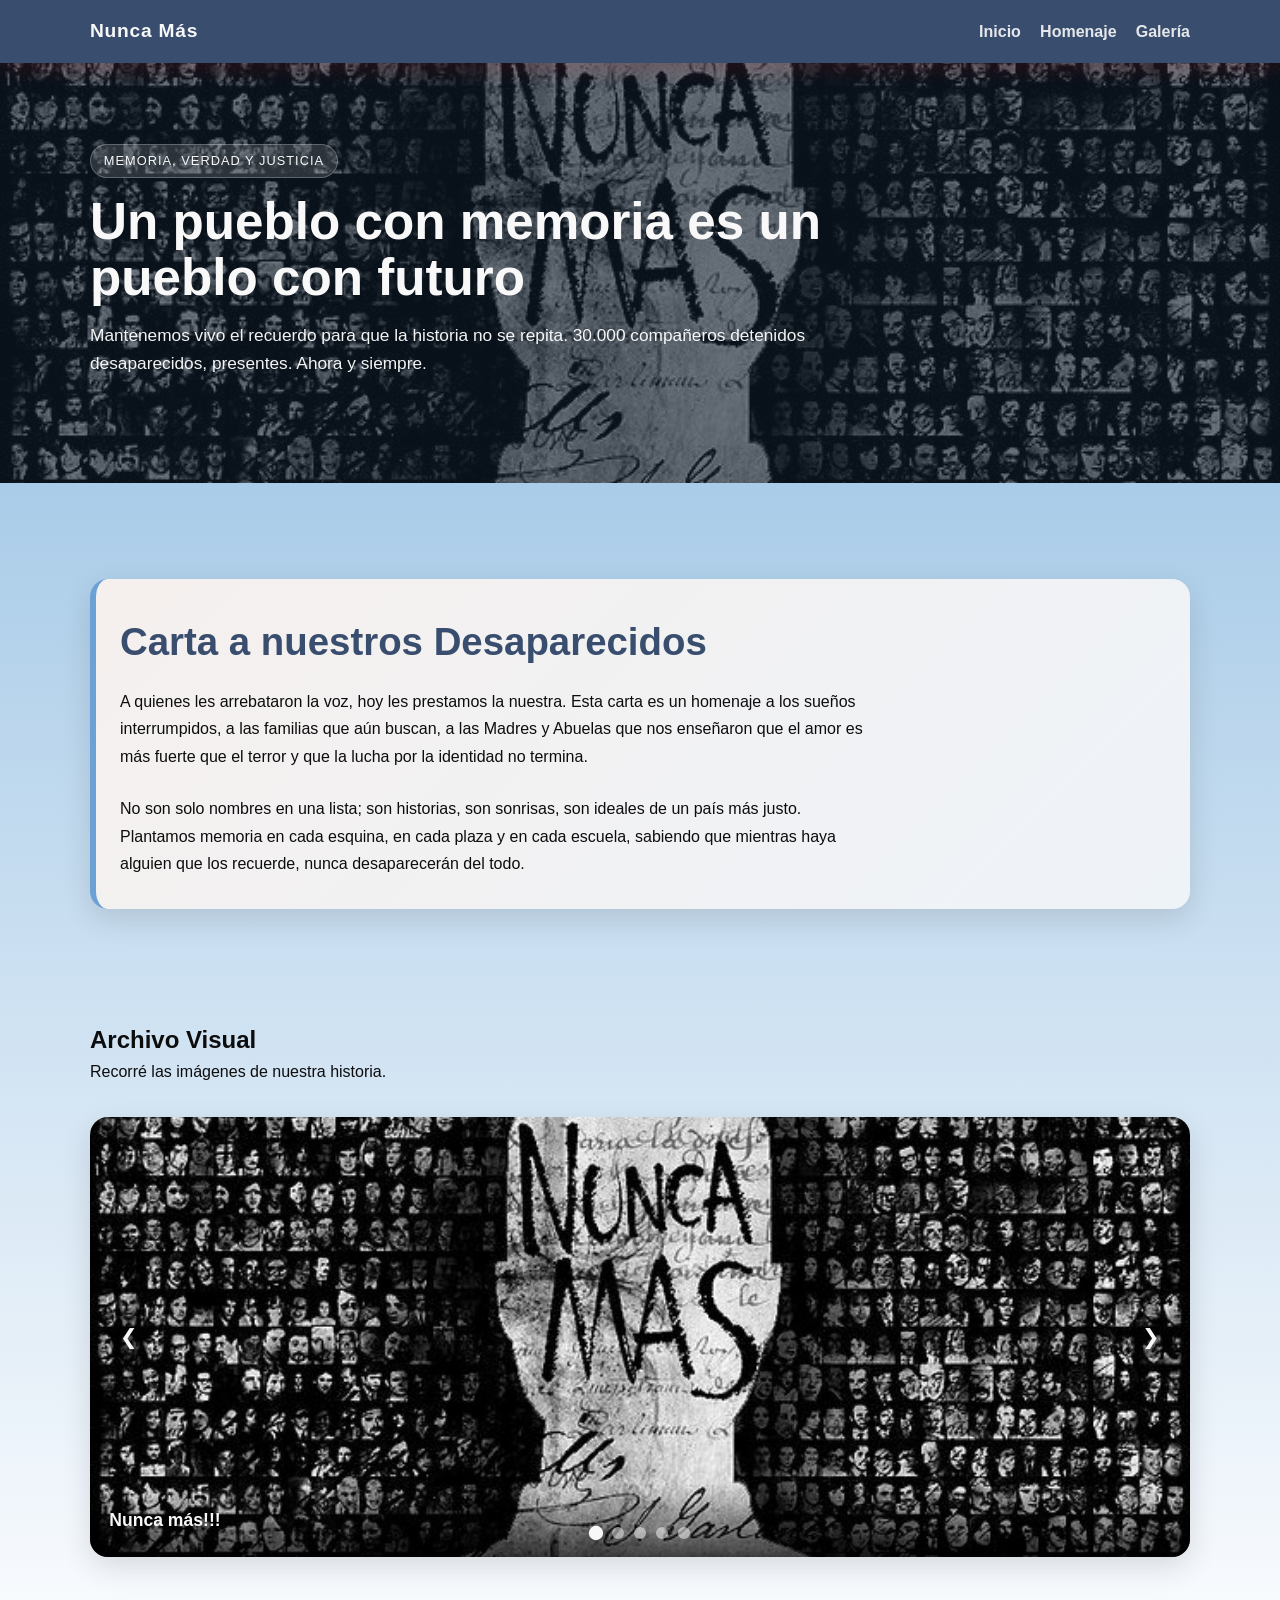
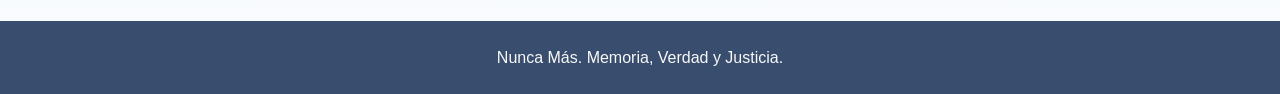
<file: grupo2/nose.html>
<!DOCTYPE html>
<html lang="es">
<head>
    <meta charset="UTF-8">
    <meta name="viewport" content="width=device-width, initial-scale=1.0">
    <title>Memoria, Verdad y Justicia</title>
    <!-- Asegurate de enlazar tu archivo CSS aquí -->
    <link rel="stylesheet" href="style.css">
</head>
<body>

    <!-- BARRA DE NAVEGACIÓN -->
    <nav class="navbar">
        <div class="container nav-wrap">
            <div class="logo">Nunca Más</div>
            <ul class="nav-links">
                <li><a href="#inicio">Inicio</a></li>
                <li><a href="#homenaje">Homenaje</a></li>
                <li><a href="#galeria">Galería</a></li>
            </ul>
        </div>
    </nav>

    <!-- 1. INICIO / PRESENTACIÓN (Separado) -->
    <header id="inicio" class="hero">
        <div class="container hero-content">
            <span class="eyebrow">Memoria, Verdad y Justicia</span>
            <h1>Un pueblo con memoria es un pueblo con futuro</h1>
            <p class="lead">Mantenemos vivo el recuerdo para que la historia no se repita. 30.000 compañeros detenidos desaparecidos, presentes. Ahora y siempre.</p>
        </div>
    </header>

    <!-- 2. CARTA CON HOMENAJE EN LA PÁGINA PRINCIPAL -->
    <main class="container">
        <section id="homenaje" class="section">
            <div class="remembrance-card">
                <h2>Carta a nuestros Desaparecidos</h2>
                <p>
                    A quienes les arrebataron la voz, hoy les prestamos la nuestra. Esta carta es un homenaje a los sueños interrumpidos, a las familias que aún buscan, a las Madres y Abuelas que nos enseñaron que el amor es más fuerte que el terror y que la lucha por la identidad no termina.
                </p>
                <br>
                <p>
                    No son solo nombres en una lista; son historias, son sonrisas, son ideales de un país más justo. Plantamos memoria en cada esquina, en cada plaza y en cada escuela, sabiendo que mientras haya alguien que los recuerde, nunca desaparecerán del todo.
                </p>
            </div>
        </section>

        <!-- 3. GALERÍA CONVERTIDA EN CARRUSEL -->
        <section id="galeria" class="carousel-section">
            <div class="section-heading">
                <h2>Archivo Visual</h2>
                <p class="section-intro">Recorré las imágenes de nuestra historia.</p>
            </div>
            
            <div class="mini-carousel">
                <div class="mini-track" id="track">
                    <!-- Foto 1 -->
                    <figure class="mini-slide">
                        <!-- Reemplaza el src con tus fotos -->
                        <img src="nunca-mas.jpg" alt="Pañuelos Blancos">
                        <figcaption>Nunca más!!!</figcaption>
                    </figure>
                    <!-- Foto 2 -->
                    <figure class="mini-slide">
                        <img src="abuelas.jpg" alt="Abuelas de Plaza de Mayo">
                        <figcaption>Abuelas de Plaza de Mayo</figcaption>
                    </figure>
                    <!-- Foto 3 -->
                    <figure class="mini-slide">
                        <img src="NOCHE.jpg" alt="Videla y sus colaboradores">
                        <figcaption>Dictadura y censura</figcaption>
                    </figure>
                     <!-- Foto 4 -->
                    <figure class="mini-slide">
                        <img src="represion.jpg" alt="Represion y censura">
                        <figcaption>Represión</figcaption>
                    </figure>
                     <!-- Foto 5 -->
                    <figure class="mini-slide">
                        <img src="videla y compañia.jpg" alt="Videla y sus colaboradores">
                        <figcaption>Videla y compañia</figcaption>
                    </figure>
                </div>

                <!-- Botones del carrusel -->
                <button class="mini-btn prev-mini" id="btnPrev">&#10094;</button>
                <button class="mini-btn next-mini" id="btnNext">&#10095;</button>

                <!-- Puntos del carrusel -->
                <div class="mini-dots">
                    <div class="mini-dot active" onclick="moverCarrusel(0)"></div>
                    <div class="mini-dot" onclick="moverCarrusel(1)"></div>
                    <div class="mini-dot" onclick="moverCarrusel(2)"></div>
                    <div class="mini-dot" onclick="moverCarrusel(3)"></div>
                    <div class="mini-dot" onclick="moverCarrusel(4)"></div>
                </div>
            </div>
        </section>
    </main>

    <!-- FOOTER -->
    <footer class="footer">
        <div class="container">
            <p>Nunca Más. Memoria, Verdad y Justicia.</p>
        </div>
    </footer>

    <!-- SCRIPT PARA HACER FUNCIONAR EL CARRUSEL -->
    <script>
        const track = document.getElementById('track');
        const slides = Array.from(track.children);
        const nextButton = document.getElementById('btnNext');
        const prevButton = document.getElementById('btnPrev');
        const dots = Array.from(document.querySelectorAll('.mini-dot'));
        
        let currentIndex = 0;

        function updateCarousel(index) {
            // Mueve la pista (track) hacia los lados
            track.style.transform = `translateX(-${index * 100}%)`;
            
            // Actualiza los puntos (dots)
            dots.forEach(dot => dot.classList.remove('active'));
            dots[index].classList.add('active');
            
            currentIndex = index;
        }

        nextButton.addEventListener('click', e => {
            let nextIndex = currentIndex === slides.length - 1 ? 0 : currentIndex + 1;
            updateCarousel(nextIndex);
        });

        prevButton.addEventListener('click', e => {
            let prevIndex = currentIndex === 0 ? slides.length - 1 : currentIndex - 1;
            updateCarousel(prevIndex);
        });

        function moverCarrusel(index) {
            updateCarousel(index);
        }
    </script>
</body>
</html>
</file>
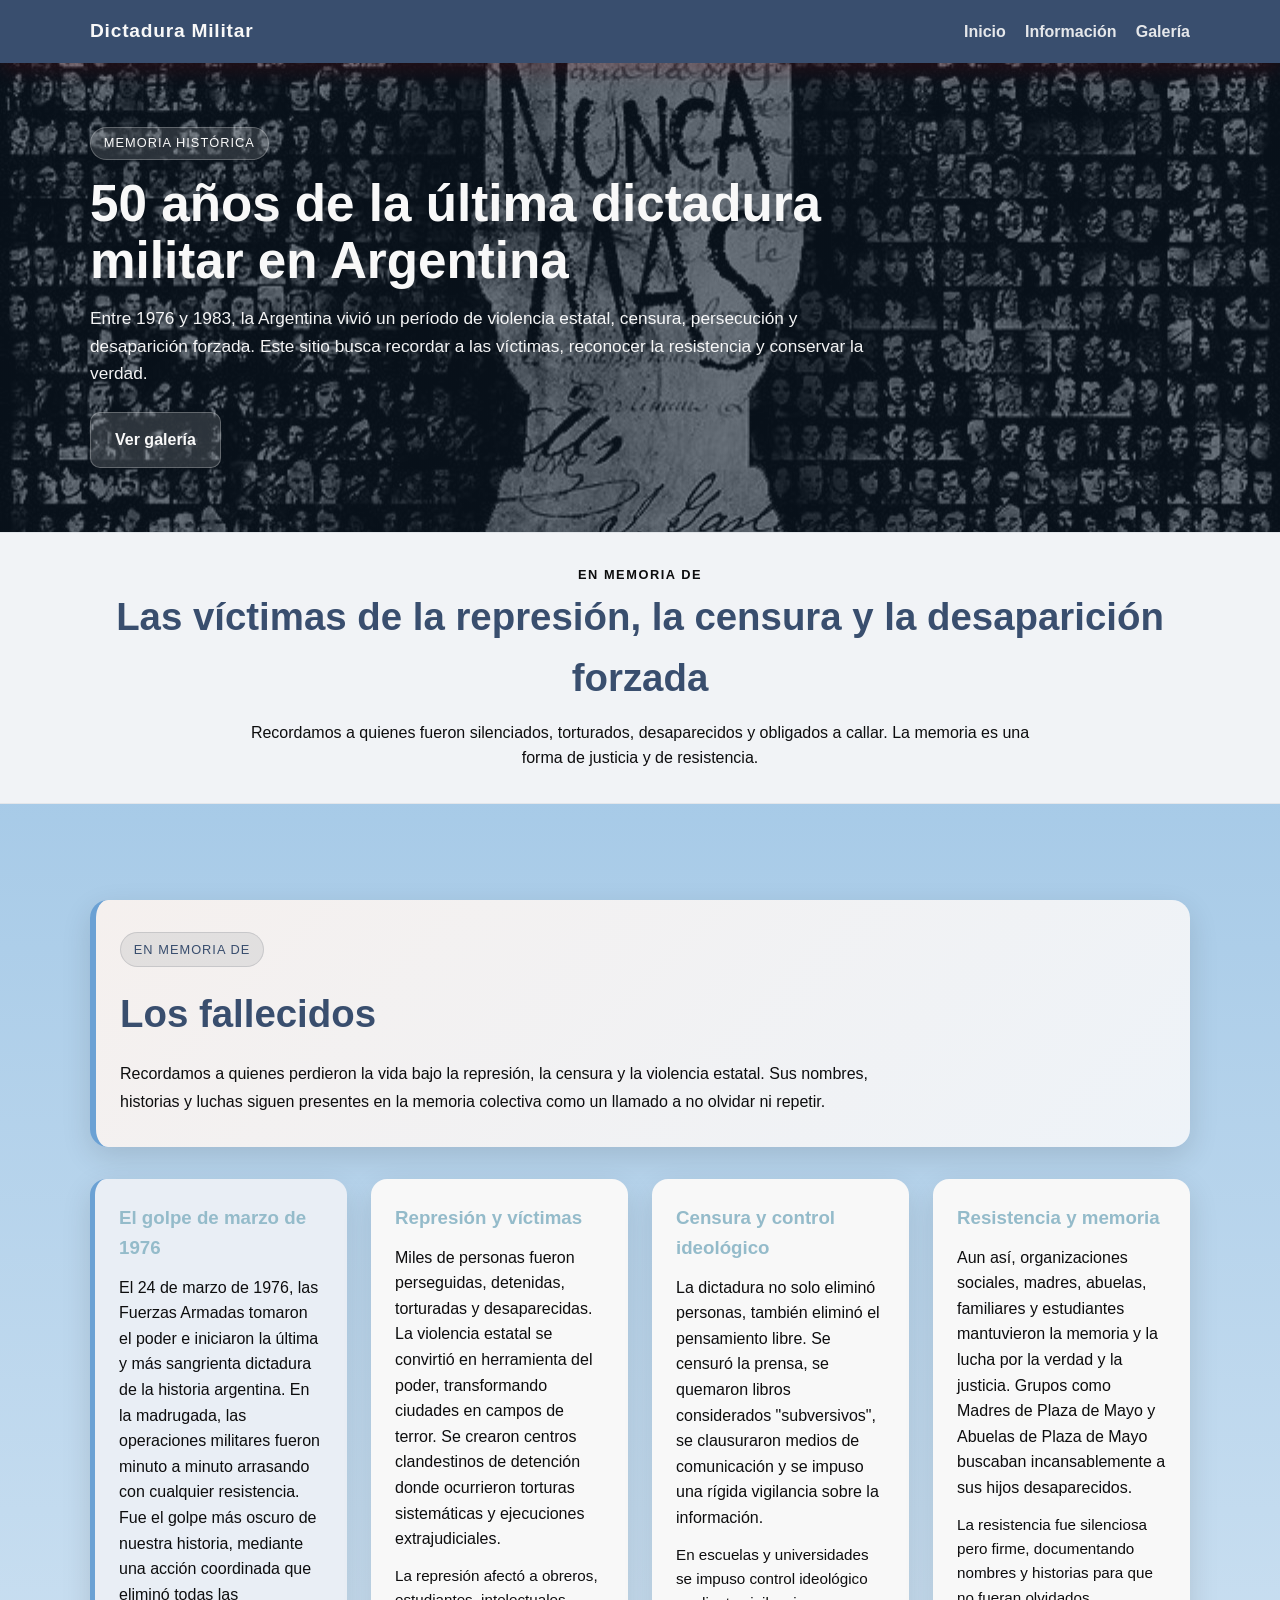
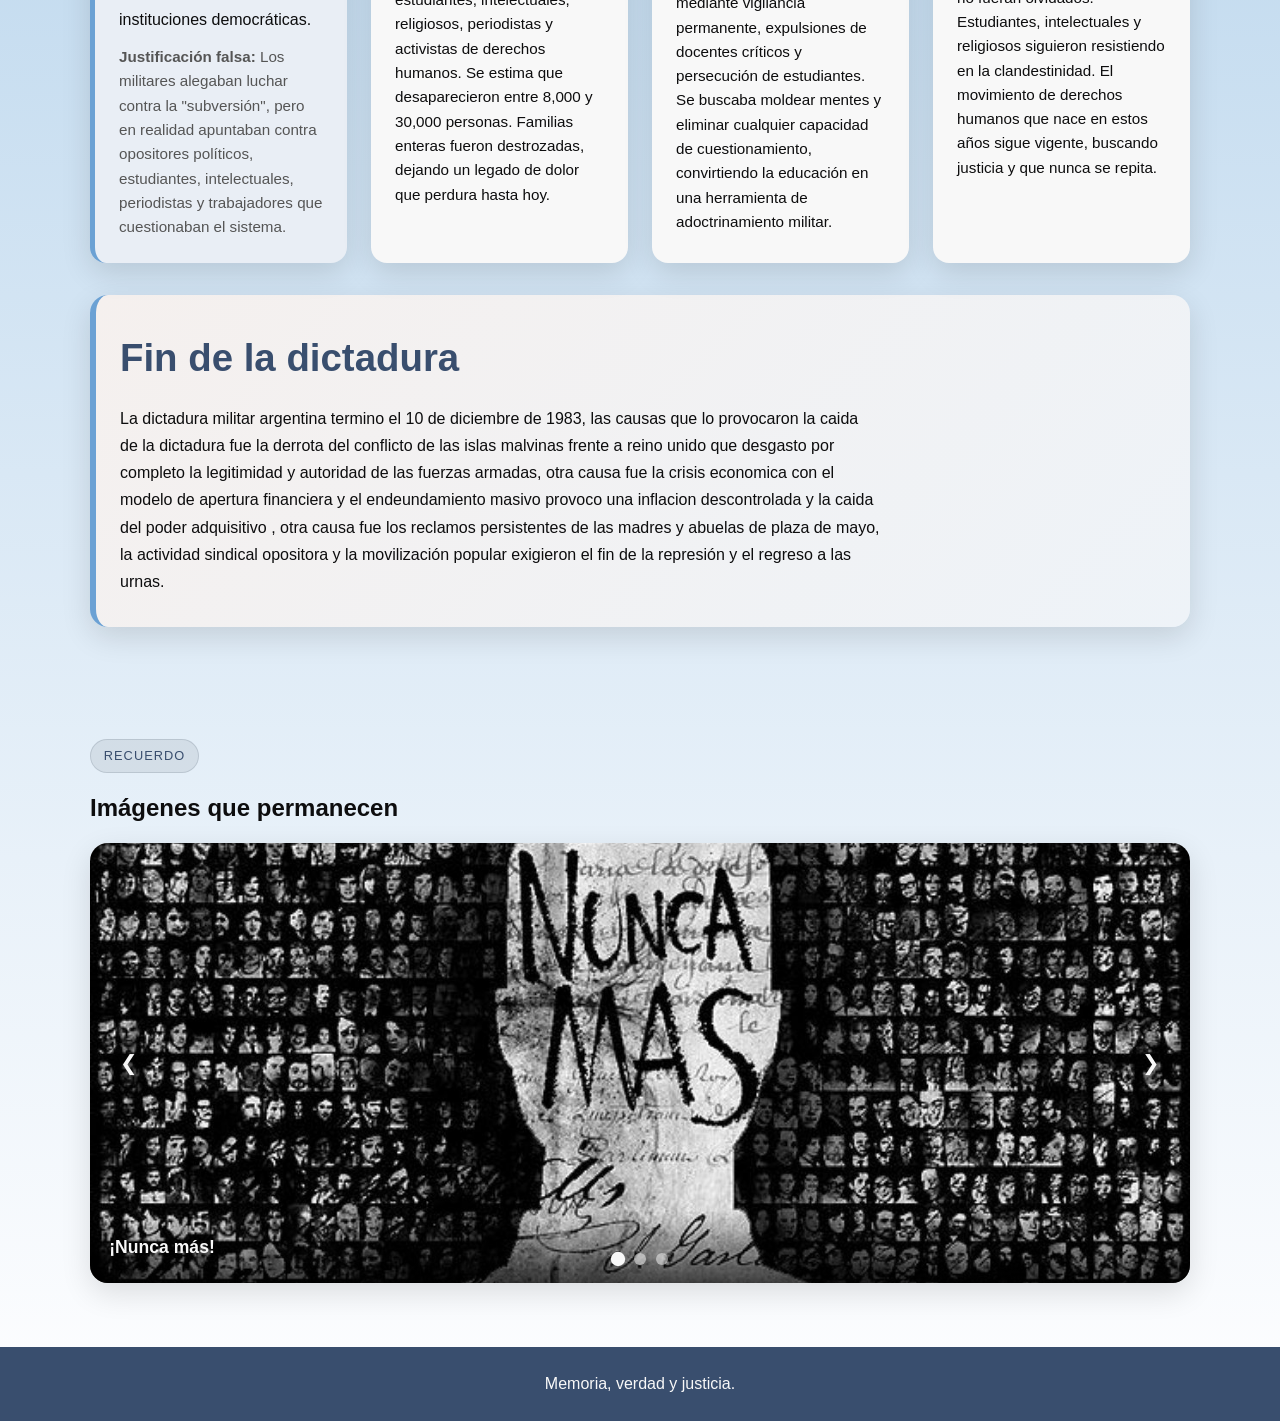
<file: grupo2/pagina.html>
<html lang="es">
<head>
  <meta charset="UTF-8" />
  <meta name="viewport" content="width=device-width, initial-scale=1.0" />
  <title>Dictadura Militar | Inicio</title>
  <link rel="stylesheet" href="style.css" />
</head>
<body>
  <nav class="navbar">
    <div class="container nav-wrap">
      <a href="pagina.html" class="logo">Dictadura Militar</a>
      <ul class="nav-links">
        <li><a href="pagina.html">Inicio</a></li>
        <li><a href="información.html">Información</a></li>
        <li><a href="galeria.html">Galería</a></li>
      </ul>
    </div>
  </nav>

  <header class="hero">
    <div class="container hero-content">
      <p class="eyebrow">Memoria histórica</p>
      <h1>50 años de la última dictadura militar en Argentina</h1>
      <p class="lead">
        Entre 1976 y 1983, la Argentina vivió un período de violencia estatal,
        censura, persecución y desaparición forzada. Este sitio busca recordar
        a las víctimas, reconocer la resistencia y conservar la verdad.
      </p>
      <div class="hero-actions">
        <a class="button button-secondary" href="galeria.html">Ver galería</a>
      </div>
    </div>
  </header>

  <section class="memory-banner">
    <div class="container memory-banner-inner">
      <p class="memory-tag">En memoria de</p>
      <h2>Las víctimas de la represión, la censura y la desaparición forzada</h2>
      <p>
        Recordamos a quienes fueron silenciados, torturados, desaparecidos y
        obligados a callar. La memoria es una forma de justicia y de resistencia.
      </p>
    </div>
  </section>

  <main class="container section">
    <article class="remembrance-card">
      <p class="eyebrow dark">En memoria de</p>
      <h2>Los fallecidos</h2>
      <p>
        Recordamos a quienes perdieron la vida bajo la represión, la censura y la violencia estatal.
        Sus nombres, historias y luchas siguen presentes en la memoria colectiva como un llamado a
        no olvidar ni repetir.
      </p>
    </article>

    <div class="grid">
      <article class="card highlight">
        <h3>El golpe de marzo de 1976</h3>
        <p>
          El 24 de marzo de 1976, las Fuerzas Armadas tomaron el poder e iniciaron la última y más sangrienta dictadura 
          de la historia argentina. En la madrugada, las operaciones militares fueron minuto a minuto arrasando con cualquier 
          resistencia. Fue el golpe más oscuro de nuestra historia, mediante una acción coordinada que eliminó todas las 
          instituciones democráticas.
        </p>
        <p style="margin-top: 12px; font-size: 0.95em; color: #555;">
          <strong>Justificación falsa:</strong> Los militares alegaban luchar contra la "subversión", pero en realidad apuntaban 
          contra opositores políticos, estudiantes, intelectuales, periodistas y trabajadores que cuestionaban el sistema.
        </p>
      </article>

      <article class="card">
        <h3>Represión y víctimas</h3>
        <p>
          Miles de personas fueron perseguidas, detenidas, torturadas y desaparecidas. La violencia estatal se convirtió en 
          herramienta del poder, transformando ciudades en campos de terror. Se crearon centros clandestinos de detención donde 
          ocurrieron torturas sistemáticas y ejecuciones extrajudiciales.
        </p>
        <p style="margin-top: 12px; font-size: 0.95em;">
          La represión afectó a obreros, estudiantes, intelectuales, religiosos, periodistas y activistas de derechos humanos. 
          Se estima que desaparecieron entre 8,000 y 30,000 personas. Familias enteras fueron destrozadas, dejando un legado 
          de dolor que perdura hasta hoy.
        </p>
      </article>

      <article class="card">
        <h3>Censura y control ideológico</h3>
        <p>
          La dictadura no solo eliminó personas, también eliminó el pensamiento libre. Se censuró la prensa, se quemaron libros 
          considerados "subversivos", se clausuraron medios de comunicación y se impuso una rígida vigilancia sobre la información.
        </p>
        <p style="margin-top: 12px; font-size: 0.95em;">
          En escuelas y universidades se impuso control ideológico mediante vigilancia permanente, expulsiones de docentes críticos 
          y persecución de estudiantes. Se buscaba moldear mentes y eliminar cualquier capacidad de cuestionamiento, convirtiendo 
          la educación en una herramienta de adoctrinamiento militar.
        </p>
      </article>

      <article class="card">
        <h3>Resistencia y memoria</h3>
        <p>
          Aun así, organizaciones sociales, madres, abuelas, familiares y estudiantes mantuvieron la memoria y la lucha por 
          la verdad y la justicia. Grupos como Madres de Plaza de Mayo y Abuelas de Plaza de Mayo buscaban incansablemente 
          a sus hijos desaparecidos.
        </p>
        <p style="margin-top: 12px; font-size: 0.95em;">
          La resistencia fue silenciosa pero firme, documentando nombres y historias para que no fueran olvidados. Estudiantes, 
          intelectuales y religiosos siguieron resistiendo en la clandestinidad. El movimiento de derechos humanos que nace en 
          estos años sigue vigente, buscando justicia y que nunca se repita.
        </p>
      </article>
    </div>
     <article class="remembrance-card">
      <h2>Fin de la dictadura</h2>
      <p>
       La dictadura militar argentina termino el 10 de diciembre de 1983, las causas que lo provocaron la caida de la dictadura fue la derrota del conflicto de las islas malvinas frente a reino unido que desgasto por completo la legitimidad y autoridad de las fuerzas armadas, otra causa fue la crisis economica con el modelo de apertura financiera y el endeundamiento masivo provoco una inflacion descontrolada y la caida del poder adquisitivo , otra causa fue los reclamos persistentes de las madres y abuelas de plaza de mayo, la actividad sindical opositora y la movilización popular exigieron el fin de la represión y el regreso a las urnas.
      </p>
    </article>
  </main>

  <section class="carousel-section">
    <div class="container">
      <div class="section-heading">
        <p class="eyebrow dark">Recuerdo</p>
        <h2>Imágenes que permanecen</h2>
      </div>

      <div class="mini-carousel">
        <div class="mini-track" id="miniTrack">
          <figure class="mini-slide">
            <img src="nunca-mas.jpg" alt="Nunca más" />
            <figcaption>¡Nunca más!</figcaption>
          </figure>
          <figure class="mini-slide">
            <img src="abuelas.jpg" alt="Abuelas de Plaza de Mayo" />
            <figcaption>Abuelas de Plaza de Mayo</figcaption>
          </figure>
          <figure class="mini-slide">
            <img src="videla y compañia.jpg" alt="Videla y sus colaboradores" />
            <figcaption>Dictadura y censura</figcaption>
          </figure>
          
        </div>

        <button class="mini-btn prev-mini" id="prevMini" aria-label="Anterior">&#10094;</button>
        <button class="mini-btn next-mini" id="nextMini" aria-label="Siguiente">&#10095;</button>

        <div class="mini-dots" id="miniDots">
          <span class="mini-dot active" data-index="0"></span>
          <span class="mini-dot" data-index="1"></span>
          <span class="mini-dot" data-index="2"></span>
        </div>
      </div>
    </div>
  </section>

  <footer class="footer">
    <div class="container">
      <p>Memoria, verdad y justicia.</p>
    </div>
  </footer>

  <script>
    const miniTrack = document.getElementById('miniTrack');
    const miniSlides = Array.from(miniTrack.children);
    const miniDots = Array.from(document.querySelectorAll('.mini-dot'));
    const prevMini = document.getElementById('prevMini');
    const nextMini = document.getElementById('nextMini');
    let miniIndex = 0;

    function updateMiniCarousel(index) {
      miniTrack.style.transform = `translateX(-${index * 100}%)`;
      miniDots.forEach((dot, i) => dot.classList.toggle('active', i === index));
      miniIndex = index;
    }

    prevMini.addEventListener('click', () => {
      const index = (miniIndex - 1 + miniSlides.length) % miniSlides.length;
      updateMiniCarousel(index);
    });

    nextMini.addEventListener('click', () => {
      const index = (miniIndex + 1) % miniSlides.length;
      updateMiniCarousel(index);
    });

    miniDots.forEach((dot) => {
      dot.addEventListener('click', () => {
        const index = Number(dot.dataset.index);
        updateMiniCarousel(index);
      });
    });

    setInterval(() => {
      const index = (miniIndex + 1) % miniSlides.length;
      updateMiniCarousel(index);
    }, 4500);
  </script>
</body>
</html>
</file>
<file: grupo2/style.css>
/* Imagen ocupa toda la caja sin estirarse (se recorta si hace falta) */
      
/* Asegurar caja con proporción fija para cada tarjeta de galería */
.gallery-item {
  position: relative;
  overflow: hidden;
  border-radius: 14px;
  aspect-ratio: 4 / 3; /* ajusta la proporción si prefieres otra */
  display: block;
}

/* Imagen ocupa toda la caja sin estirarse (se recorta si hace falta) */
.gallery-item img {
  width: 100%;
  height: 100%;
  object-fit: cover;
  display: block;
  transition: transform 0.35s ease, box-shadow 0.25s ease;
}

/* Zoom diferido ya existente: clase .zoom */
.gallery-item img.zoom {
  transform: scale(1.12);
  box-shadow: 0 12px 30px rgba(0,0,0,0.25);
}

/* Carousel: mantener proporción y no forzar altura fija */
.mini-slide img {
  width: 100%;
  height: auto;
  aspect-ratio: 16 / 9; /* mantiene la proporción en el carrusel */
  object-fit: cover;
  max-height: 440px; /* límite visual, opcional */
  display: block;
}* {
  box-sizing: border-box;
  margin: 0;
  padding: 0;
}

:root {
  --azul: #394e6e;
  --azul-claro: #94bbca;
  --rojo: #6ba1d4;
  --rojo-claro: #18436b;
  --gris: #070707;
  --blanco: #f8f8f8;
  --texto: #0d0d0e;
  --sombra: 0 10px 30px rgba(0, 0, 0, 0.12);
}

body {
  font-family: 'Segoe UI', Tahoma, Geneva, Verdana, sans-serif;
  background: linear-gradient(180deg, #88b8df 0%, #fefeff 100%);
  color: var(--texto);
  line-height: 1.6;
}

img {
  max-width: 100%;
  display: block;
}

a {
  text-decoration: none;
}

.container {
  width: min(1100px, 90%);
  margin: 0 auto;
}

.navbar {
  background: var(--azul);
  position: sticky;
  top: 0;
  z-index: 50;
  box-shadow: 0 6px 20px #ff0a0a1f;
}

.nav-wrap {
  display: flex;
  justify-content: space-between;
  align-items: center;
  padding: 1rem 0;
}

.logo {
  color: var(--blanco);
  font-weight: 800;
  font-size: 1.2rem;
  letter-spacing: 0.04em;
}

.nav-links {
  display: flex;
  gap: 1.2rem;
  list-style: none;
  flex-wrap: wrap;
}

.nav-links a {
  color: var(--blanco);
  font-weight: 600;
  opacity: 0.9;
  transition: opacity 0.2s ease;
}

.nav-links a:hover {
  opacity: 1;
}

.hero {
  background: linear-gradient(rgba(13, 27, 42, 0.6), rgba(13, 27, 42, 0.6)),
    url('nunca-mas.jpg') center/cover no-repeat;
  min-height: 420px;
  display: flex;
  align-items: center;
  color: var(--blanco);
  position: relative;
}

.hero-content {
  padding: 4rem 0;
}

.eyebrow {
  display: inline-block;
  padding: 0.35rem 0.8rem;
  margin-bottom: 1rem;
  border-radius: 999px;
  background: rgba(255, 255, 255, 0.14);
  border: 1px solid rgba(255, 255, 255, 0.25);
  font-size: 0.8rem;
  letter-spacing: 0.08em;
  text-transform: uppercase;
  color: var(--blanco);
}

.eyebrow.dark {
  background: rgba(13, 27, 42, 0.08);
  border-color: rgba(13, 27, 42, 0.12);
  color: var(--azul);
}

.hero h1 {
  font-size: clamp(2.2rem, 4vw, 4rem);
  margin-bottom: 1rem;
  line-height: 1.1;
  max-width: 850px;
}

.lead {
  max-width: 780px;
  font-size: 1.08rem;
  margin-bottom: 1.5rem;
  color: rgba(255, 255, 255, 0.95);
}

.hero-actions {
  display: flex;
  gap: 1rem;
  flex-wrap: wrap;
}

.button {
  display: inline-block;
  background: var(--rojo);
  color: var(--blanco);
  padding: 0.9rem 1.5rem;
  border-radius: 10px;
  font-weight: 700;
  transition: background 0.2s ease;
}

.button:hover {
  background: var(--rojo-claro);
}

.button-secondary {
  background: rgba(255, 255, 255, 0.15);
  border: 1px solid rgba(255, 255, 255, 0.25);
}

.memory-banner {
  background: #f1f3f6;
  border-top: 1px solid rgba(13, 27, 42, 0.06);
  border-bottom: 1px solid rgba(13, 27, 42, 0.06);
  padding: 2rem 0;
}

.memory-banner-inner {
  text-align: center;
}

.memory-tag {
  font-size: 0.8rem;
  letter-spacing: 0.12em;
  text-transform: uppercase;
  font-weight: 700;
  color: var(--rojo);
  margin-bottom: 0.7rem;
}

.memory-banner h2 {
  font-size: clamp(1.8rem, 3vw, 2.5rem);
  color: var(--azul);
  margin-bottom: 0.7rem;
}

.memory-banner p {
  max-width: 780px;
  margin: 0 auto;
  color: var(--texto);
}

.section {
  padding: 4rem 0 2rem;
}

.remembrance-card {
  background: linear-gradient(135deg, #f5f0ee, #eef3f8);
  border-left: 6px solid var(--rojo);
  border-radius: 18px;
  padding: 2rem 1.5rem;
  margin-bottom: 2rem;
  box-shadow: var(--sombra);
  margin-top: 2rem;
}

.remembrance-card h2 {
  font-size: clamp(1.9rem, 3vw, 2.8rem);
  margin-bottom: 0.8rem;
  color: var(--azul);
}

.remembrance-card p {
  max-width: 760px;
  color: var(--texto);
  line-height: 1.7;
}

.section-heading {
  margin-bottom: 1rem;
}

.section h2 {
  font-size: clamp(1.8rem, 3vw, 2.6rem);
  margin-bottom: 1rem;
  color: var(--azul);
}

.section-intro {
  margin-bottom: 2rem;
  max-width: 700px;
}

.grid {
  display: grid;
  gap: 2.5rem;
  grid-template-columns: repeat(auto-fit, minmax(220px, 1fr));

}

.card {
  background: var(--blanco);
  border-radius: 16px;
  padding: 1.5rem;
  box-shadow: var(--sombra);
}

.card h3 {
  color: var(--azul-claro);
  margin-bottom: 0.75rem;
}

.card p {
  color: var(--texto);
}

.highlight {
  background: #e9eef5;
  border-left: 5px solid var(--rojo);
}

.carousel-section {
  padding: 1rem 0 4rem;
}

.mini-carousel {
  position: relative;
  overflow: hidden;
  border-radius: 18px;
  box-shadow: var(--sombra);
  background: var(--blanco);
}

.mini-track {
  display: flex;
  transition: transform 0.7s ease-in-out;
}

.mini-slide {
  min-width: 100%;
  position: relative;
  margin: 0;
}

.mini-slide img {
  width: 100%;
  height: 440px;
  object-fit: cover;
  display: block;
}

.mini-slide figcaption {
  position: absolute;
  bottom: 0;
  left: 0;
  right: 0;
  background: linear-gradient(transparent, rgba(0, 0, 0, 0.7));
  color: var(--blanco);
  padding: 1.2rem 1.2rem 1.4rem;
  font-size: 1.1rem;
  font-weight: 700;
}

.mini-btn {
  position: absolute;
  top: 50%;
  transform: translateY(-50%);
  width: 42px;
  height: 42px;
  border: none;
  border-radius: 50%;
  background: rgba(0, 0, 0, 0.45);
  color: var(--blanco);
  font-size: 1.3rem;
  cursor: pointer;
  z-index: 2;
}

.prev-mini { left: 18px; }
.next-mini { right: 18px; }

.mini-dots {
  position: absolute;
  bottom: 18px;
  left: 50%;
  transform: translateX(-50%);
  display: flex;
  gap: 10px;
  z-index: 2;
}

.mini-dot {
  width: 12px;
  height: 12px;
  border-radius: 50%;
  background: rgba(255, 255, 255, 0.5);
  cursor: pointer;
}

.mini-dot.active {
  background: var(--blanco);
  transform: scale(1.2);
}

.footer {
  background: var(--azul);
  color: var(--blanco);
  text-align: center;
  padding: 1.5rem 0;
}

@media (max-width: 760px) {
  .nav-wrap {
    flex-direction: column;
    gap: 0.8rem;
  }

  .hero-content {
    padding: 3rem 0;
  }

  .hero-actions {
    flex-direction: column;
    align-items: flex-start;
  }
}

.section {
  padding: 4rem 0;
}

.section h2 {
  font-size: clamp(1.8rem, 3vw, 2.6rem);
  margin-bottom: 1rem;
  color: var(--azul);
}

.section-intro {
  margin-bottom: 2rem;
  max-width: 700px;
}

.grid {
  display: grid;
  gap: 1.5rem;
  grid-template-columns: repeat(auto-fit, minmax(220px, 1fr));
}

.card {
  background: var(--blanco);
  border-radius: 16px;
  padding: 1.5rem;
  box-shadow: var(--sombra);
}

.card h3 {
  color: var(--azul-claro);
  margin-bottom: 0.75rem;
}

.card p {
  color: var(--texto);
}

.highlight {
  background: #e9eef5;
  border-left: 5px solid var(--rojo);
}

.gallery-grid {
  display: grid;
  grid-template-columns: repeat(4, 1fr); /* filas de 4 imágenes en pantallas anchas */
  gap: 1rem;
}



.gallery-item img {
  width: 100%;
  height: 100%;
  object-fit: cover; /* recorta en lugar de estirar */
  display: block;
  transition: transform 0.35s ease, box-shadow 0.25s ease;
}
.gallery-item img:hover {
  transform: scale(1.12);
  box-shadow: 0 12px 30px rgba(0,0,0,0.25);
}


.gallery-item p {
  padding: 0.9rem 1rem 1.2rem;
  font-weight: 600;
  color: var(--azul);
}

/* Overlay que aparece al hacer hover mostrando un párrafo descriptivo */
.gallery-item .overlay {
  position: absolute;
  inset: 0;
  display: flex;
  align-items: flex-end;
  justify-content: center;
  padding: 1rem;
  background: linear-gradient(transparent, rgba(0,0,0,0.64));
  color: var(--blanco);
  opacity: 0;
  transform: translateY(8px);
  transition: opacity 0.22s ease, transform 0.22s ease;
  pointer-events: none;
  z-index: 2;
}

.gallery-item:hover .overlay,
.gallery-item:focus-within .overlay {
  opacity: 1;
  transform: translateY(0);
  pointer-events: auto;
}

.gallery-item .overlay p {
  margin: 0;
  font-size: 0.95rem;
  text-align: center;
  color: var(--blanco);
  text-shadow: 0 2px 6px rgba(0,0,0,0.6);
}

.gallery-item figcaption {
  padding: 0.9rem 1rem 1.2rem;
  font-weight: 600;
  color: var(--azul);
  position: relative;
  z-index: 1;
}

.contact-layout {
  display: grid;
  grid-template-columns: 1.1fr 1fr;
  gap: 2rem;
  align-items: start;
}

.contact-box,
.form-box {
  background: var(--blanco);
  border-radius: 16px;
  padding: 1.5rem;
  box-shadow: var(--sombra);
}

.contact-box ul {
  list-style: none;
  margin-top: 1rem;
}

.contact-box li {
  margin-bottom: 0.8rem;
}

.form-box form {
  display: grid;
  gap: 1rem;
}

form input,
form textarea {
  width: 100%;
  padding: 0.85rem 1rem;
  border: 1px solid #c9d3df;
  border-radius: 10px;
  font-size: 1rem;
  font-family: inherit;
}

form button {
  border: none;
  border-radius: 10px;
  padding: 0.9rem 1.2rem;
  background: var(--azul-claro);
  color: var(--blanco);
  font-weight: 700;
  font-size: 1rem;
  cursor: pointer;
}

.footer {
  background: var(--azul);
  color: var(--blanco);
  text-align: center;
  padding: 1.5rem 0;
}

@media (max-width: 760px) {
  .navbar .container {
    flex-direction: column;
    gap: 0.8rem;
  }

  .contact-layout {
    grid-template-columns: 1fr;
  }
}
/* Asegurar caja con proporción fija para cada tarjeta de galería */
      .gallery-item {
        position: relative;
        overflow: hidden;
        border-radius: 14px;
        aspect-ratio: 4 / 3; /* ajusta la proporción si prefieres otra */
        display: block;
      }
</file>
